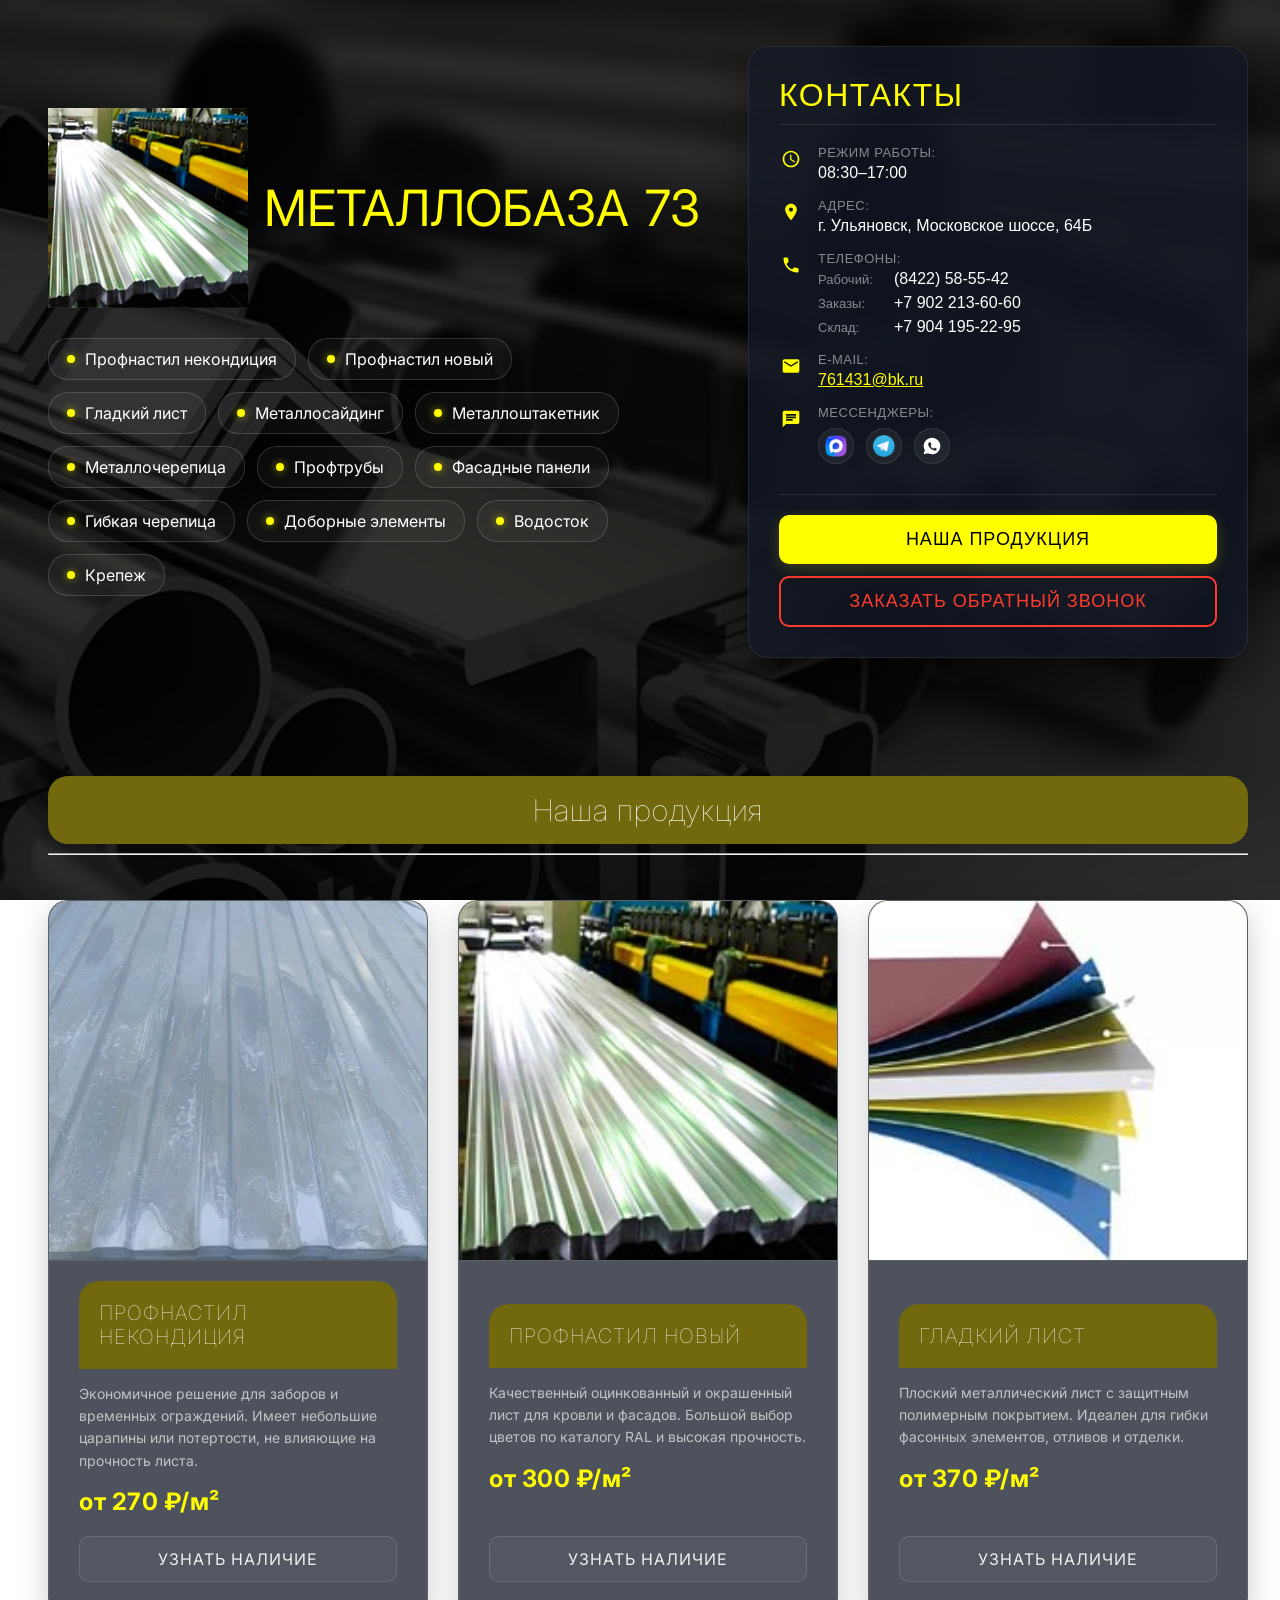
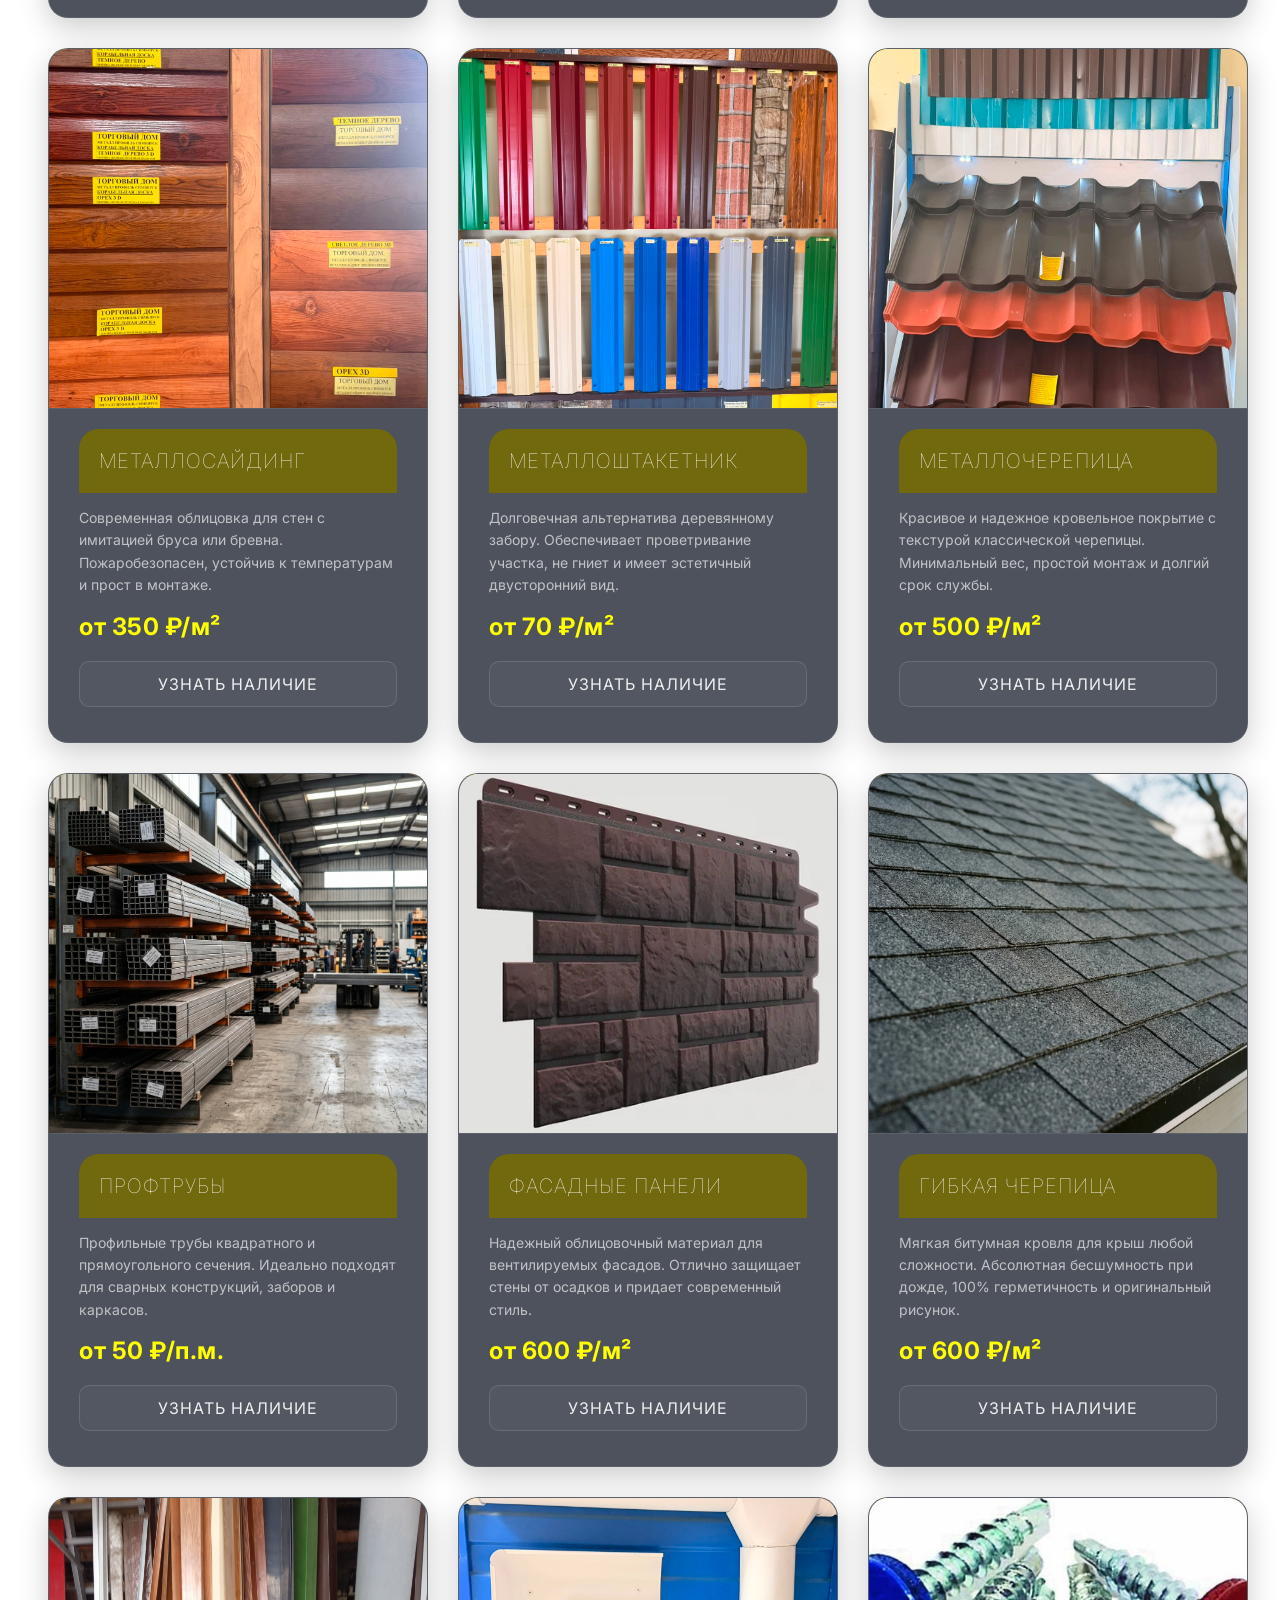
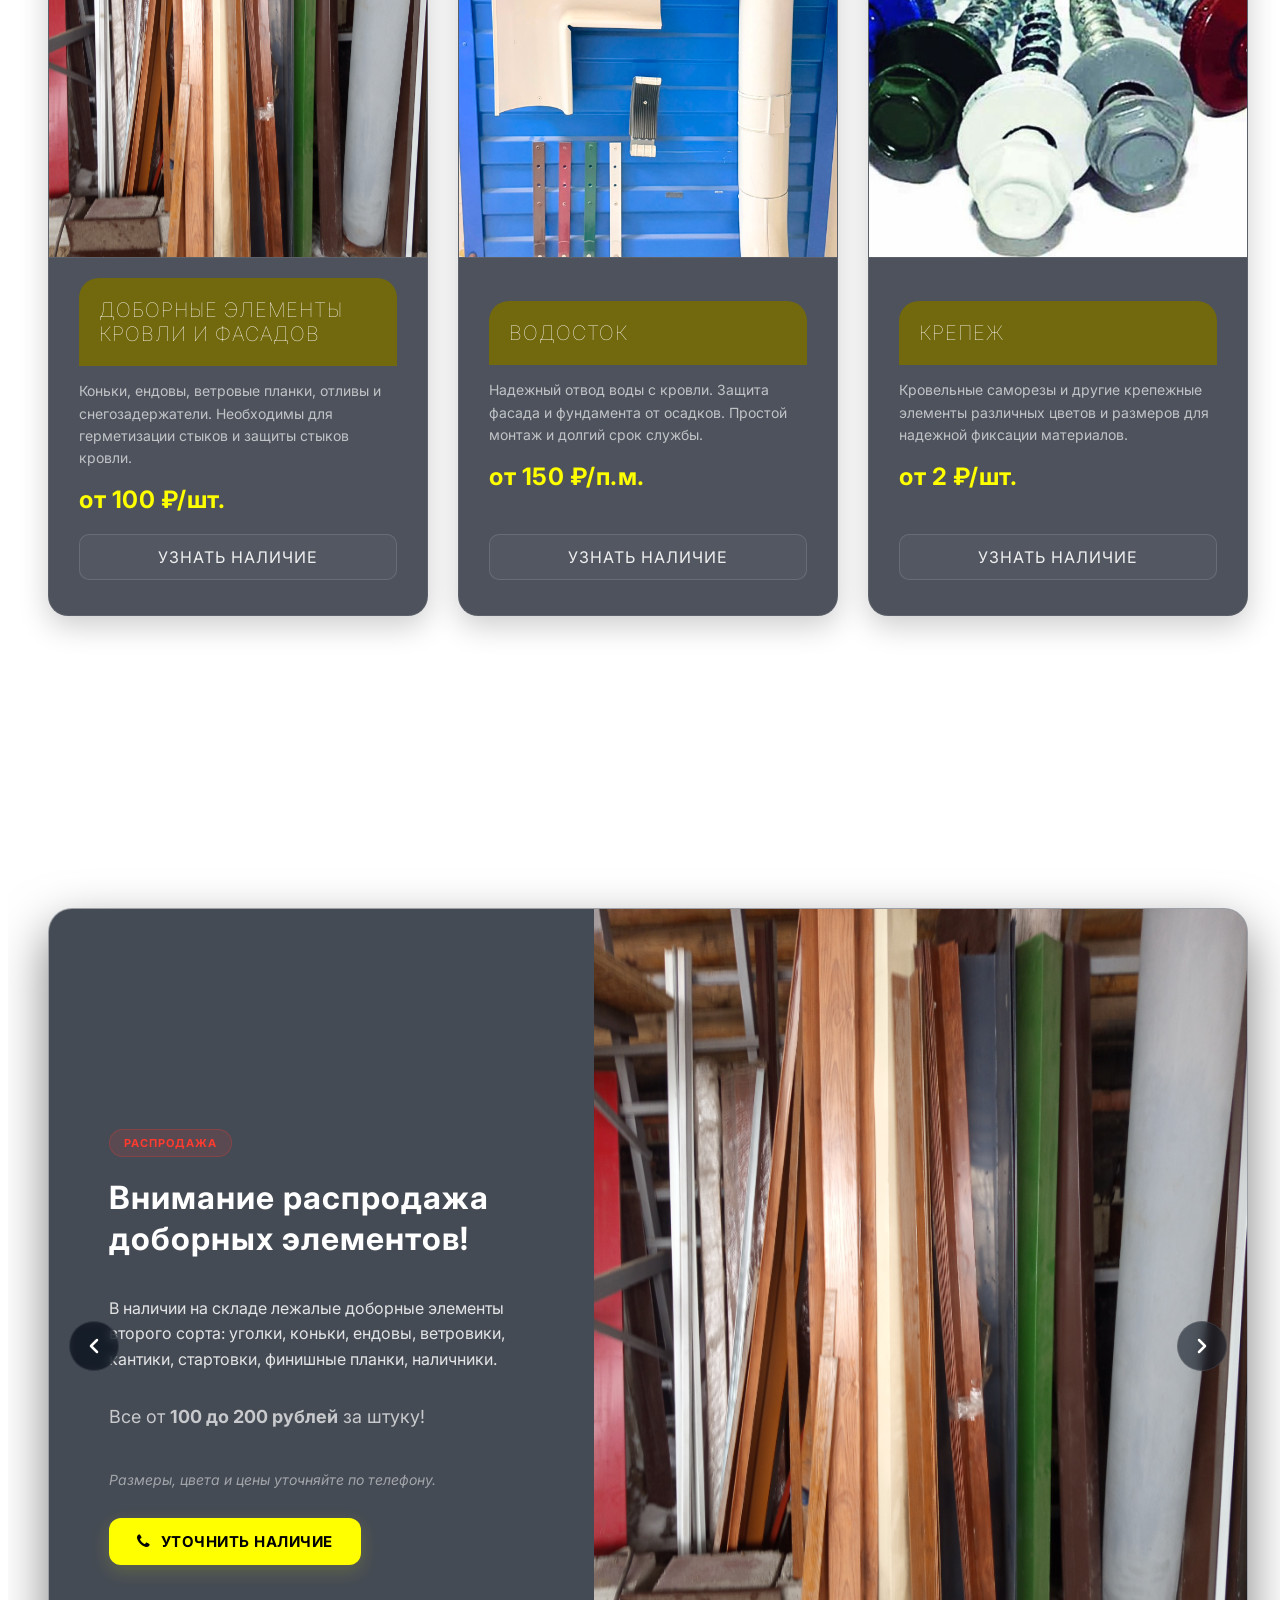
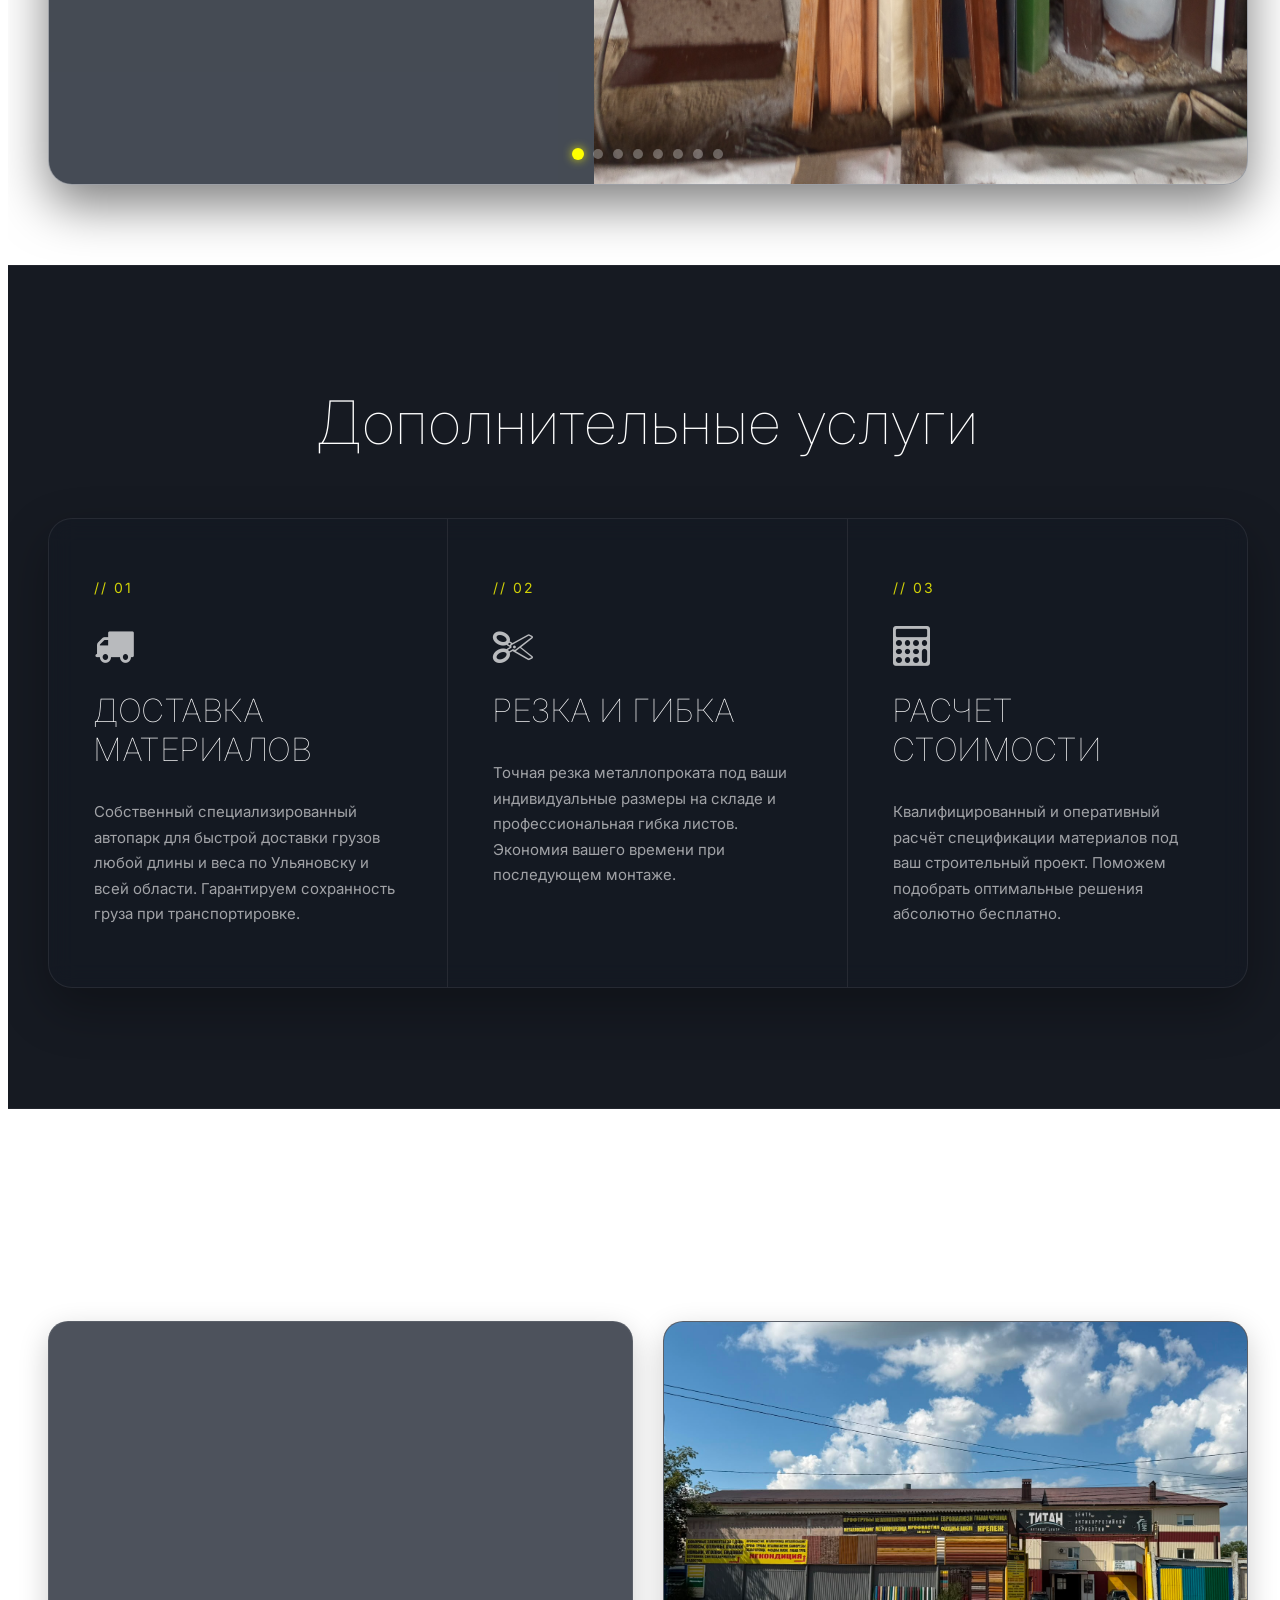
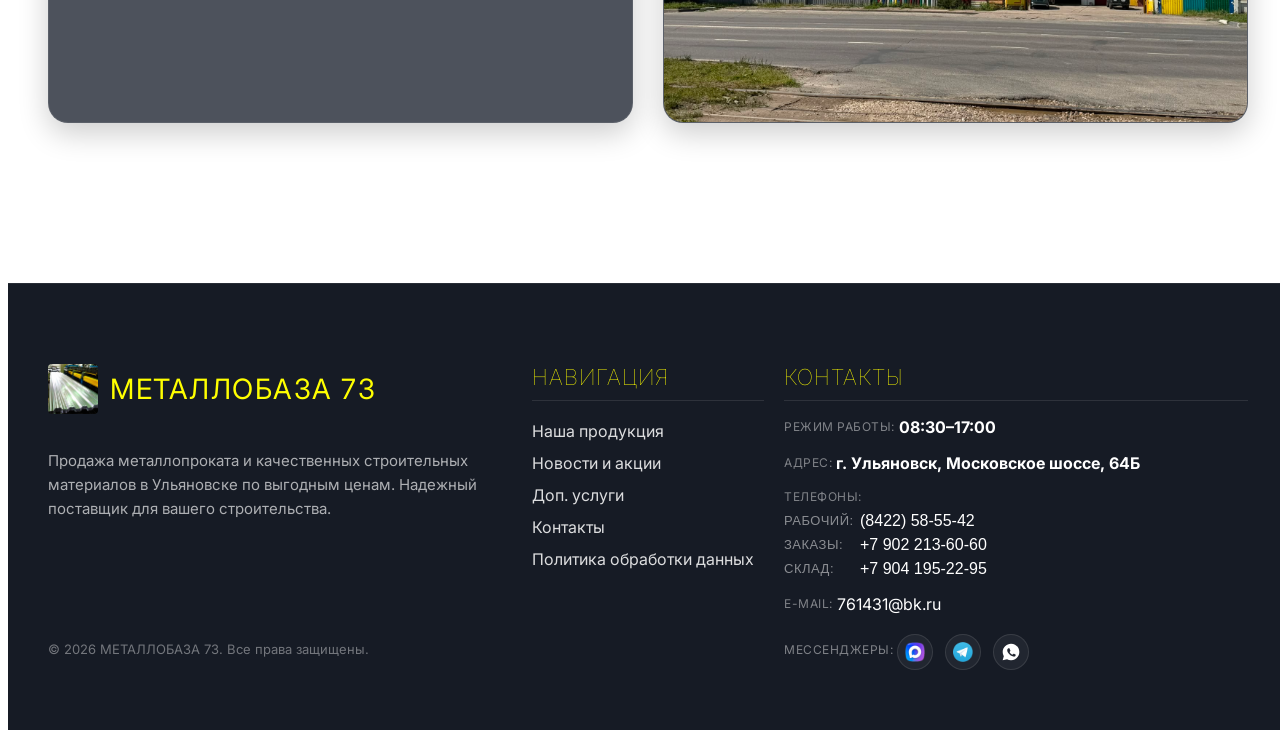
<file: index.html>
<!DOCTYPE html>
<!--[if lt IE 7]>
<html lang="ru" class="lt-ie9 lt-ie8 lt-ie7"><![endif]-->
<!--[if IE 7]>
<html lang="ru" class="lt-ie9 lt-ie8"><![endif]-->
<!--[if IE 8]>
<html lang="ru" class="lt-ie9"><![endif]-->
<!--[if gt IE 8]><!-->
<html lang="ru">
<!--<![endif]-->
<head>
    <meta charset="utf-8"/>
    <title>МЕТАЛЛОБАЗА 73 | Строительные материалы в Ульяновске</title>
    <meta name="viewport" content="width=device-width, initial-scale=1.0"/>
    
    <link rel="stylesheet" href="https://cdnjs.cloudflare.com/ajax/libs/font-awesome/4.7.0/css/font-awesome.min.css"/>
    <link rel="stylesheet" href="css/fonts.css"/>
    <link rel="stylesheet" href="css/main.css"/>
    <link rel="stylesheet" href="css/lm.css"/>
    <link rel="stylesheet" href="css/media.css"/>
    
</head>
<body>

<!-- Закрепленная шапка (Top Navigation) с эффектом стекла -->
<header class="top-nav">
    <div class="container nav-container">
        <div class="nav-logo">
            <img src="img/logo_new.jpg" alt="Логотип">
            <span>МЕТАЛЛОБАЗА 73</span>
        </div>
        <div class="nav-menu">
            <a href="#price">Наша продукция</a>
            <a href="#news">Новости и акции</a>
            <a href="#services">Доп. услуги</a>
            <a href="#location">Контакты</a>
        </div>
        <div class="nav-contacts">
            <a href="tel:+79022136060" class="nav-phone">+7 902 213-60-60</a>
            <button class="nav-callback-btn" onclick="document.getElementById('callbackModal').style.display='flex';">Обратный звонок</button>
        </div>
    </div>
</header>

<!-- Первый экран: 100% идентичный оригиналу по верстке/дизайну, изменен только контент -->
<section class="container firstBlock flex">
    <div class="title_slider">
            <p class="headerMainBlock">
                <img src="img/logo_new.jpg" alt="Логотип">МЕТАЛЛОБАЗА<span>73</span>
            </p>
            <div class="products-grid-hero">
                <a href="#profnastil-nekondiciya" class="hero-product-tag">Профнастил некондиция</a>
                <a href="#profnastil-novy" class="hero-product-tag">Профнастил новый</a>
                <a href="#gladkiy-list" class="hero-product-tag">Гладкий лист</a>
                <a href="#metallosayding" class="hero-product-tag">Металлосайдинг</a>
                <a href="#metalloshtaketnik" class="hero-product-tag">Металлоштакетник</a>
                <a href="#metallocherepica" class="hero-product-tag">Металлочерепица</a>
                <a href="#proftruby" class="hero-product-tag">Профтрубы</a>
                <a href="#fasadnye-paneli" class="hero-product-tag">Фасадные панели</a>
                <a href="#gibkaya-cherepica" class="hero-product-tag">Гибкая черепица</a>
                <a href="#dobornye-elementy" class="hero-product-tag">Доборные элементы</a>
                <a href="#vodostok" class="hero-product-tag">Водосток</a>
                <a href="#krepezh" class="hero-product-tag">Крепеж</a>
            </div>
        </div>
        
        <header class="contacts-card">
            <div class="contacts-card__header">
                <h3>Контакты</h3>
            </div>
            <div class="contacts-card__body">
                <!-- Режим работы -->
                <div class="contact-item">
                    <div class="contact-item__icon">
                        <svg viewBox="0 0 24 24"><path d="M12 2C6.5 2 2 6.5 2 12s4.5 10 10 10 10-4.5 10-10S17.5 2 12 2zm0 18c-4.4 0-8-3.6-8-8s3.6-8 8-8 8 3.6 8 8-3.6 8-8 8zm.5-13H11v6l5.2 3.2.8-1.3-4.5-2.7V7z"/></svg>
                    </div>
                    <div class="contact-item__content">
                        <span class="label">Режим работы:</span>
                        <span class="value">08:30–17:00</span>
                    </div>
                </div>
                
                <!-- Адрес -->
                <div class="contact-item">
                    <div class="contact-item__icon">
                        <svg viewBox="0 0 24 24"><path d="M12 2C8.1 2 5 5.1 5 9c0 5.2 7 13 7 13s7-7.8 7-13c0-3.9-3.1-7-7-7zm0 9.5c-1.4 0-2.5-1.1-2.5-2.5s1.1-2.5 2.5-2.5 2.5 1.1 2.5 2.5-1.1 2.5-2.5 2.5z"/></svg>
                    </div>
                    <div class="contact-item__content">
                        <span class="label">Адрес:</span>
                        <span class="value">г. Ульяновск, Московское шоссе, 64Б</span>
                    </div>
                </div>
                
                <!-- Телефоны -->
                <div class="contact-item contact-item--phones">
                    <div class="contact-item__icon">
                        <svg viewBox="0 0 24 24"><path d="M6.62 10.79c1.44 2.83 3.76 5.14 6.59 6.59l2.2-2.2c.27-.27.67-.36 1.02-.24 1.12.37 2.33.57 3.57.57.55 0 1 .45 1 1V20c0 .55-.45 1-1 1-9.39 0-17-7.61-17-17 0-.55.45-1 1-1h3.5c.55 0 1 .45 1 1 0 1.25.2 2.45.57 3.57.11.35.03.74-.25 1.02l-2.2 2.2z"/></svg>
                    </div>
                    <div class="contact-item__content">
                        <span class="label">Телефоны:</span>
                        <div class="phones-list">
                            <a href="tel:+78422585542"><span>Рабочий:</span> (8422) 58-55-42</a>
                            <a href="tel:+79022136060"><span>Заказы:</span> +7 902 213-60-60</a>
                            <a href="tel:+79041952295"><span>Склад:</span> +7 904 195-22-95</a>
                        </div>
                    </div>
                </div>
                
                <!-- Email -->
                <div class="contact-item">
                    <div class="contact-item__icon">
                        <svg viewBox="0 0 24 24"><path d="M20 4H4c-1.1 0-1.99.9-1.99 2L2 18c0 1.1.9 2 2 2h16c1.1 0 2-.9 2-2V6c0-1.1-.9-2-2-2zm0 4l-8 5-8-5V6l8 5 8-5v2z"/></svg>
                    </div>
                    <div class="contact-item__content">
                        <span class="label">E-mail:</span>
                        <a href="mailto:761431@bk.ru" class="value link">761431@bk.ru</a>
                    </div>
                </div>
                
                <!-- Мессенджеры -->
                <div class="contact-item contact-item--socials">
                    <div class="contact-item__icon">
                        <svg viewBox="0 0 24 24"><path d="M20 2H4c-1.1 0-1.99.9-1.99 2L2 22l4-4h14c1.1 0 2-.9 2-2V4c0-1.1-.9-2-2-2zM6 9h12v2H6V9zm8 5H6v-2h8v2zm4-6H6V6h12v2z"/></svg>
                    </div>
                    <div class="contact-item__content">
                        <span class="label">Мессенджеры:</span>
                        <div class="socials-row">
                            <a target="_blank" href="max://user/+79022136060" class="social-btn social-btn--max" title="MAX">
                                <img src="img/max.png" alt="MAX">
                            </a>
                            <a target="_blank" href="https://t.me/+79022136060" class="social-btn social-btn--tg" title="Telegram">
                                <img src="img/telegram.png" alt="TG">
                            </a>
                            <a target="_blank" href="https://wa.me/79022136060" class="social-btn social-btn--wa" title="WhatsApp">
                                <svg viewBox="0 0 24 24"><path fill="#fff" d="M12.012 2c-5.506 0-9.989 4.478-9.99 9.984a9.96 9.96 0 0 0 1.333 4.982L2 22l5.233-1.371a9.936 9.936 0 0 0 4.779 1.22h.004c5.505 0 9.99-4.478 9.99-9.985C22.007 6.478 17.519 2 12.012 2zm5.799 14.129c-.253.715-1.254 1.309-1.729 1.391-.433.074-.99.136-3.054-.717-2.637-1.092-4.316-3.791-4.449-3.966-.131-.175-1.077-1.428-1.077-2.723 0-1.294.656-1.927.921-2.19.263-.263.578-.328.771-.328.193 0 .385.002.553.01.173.008.406-.065.635.489.232.564.793 1.936.862 2.072.069.138.115.297.022.482-.092.185-.14.297-.277.458-.138.16-.291.359-.416.48-.139.136-.285.284-.122.564.162.279.721 1.189 1.545 1.923.824.733 1.52.959 1.735 1.049.215.09.34.076.467-.071.127-.148.552-.643.701-.861.148-.22.298-.184.505-.108.207.076 1.314.62 1.537.731.222.111.37.166.425.26.055.095.055.55-.198 1.265z"/></svg>
                            </a>
                        </div>
                    </div>
                </div>
            </div>
            
            <div class="contacts-card__footer">
                <a href="#price" class="btn-catalog">Наша продукция</a>
                <button class="btn-callback-trigger" onclick="document.getElementById('callbackModal').style.display='flex';">Заказать обратный звонок</button>
            </div>
        </header>
    </div>
</section>

<!-- Раздел продукции по ТЗ -->
<section class="content" id="price">
    <div class="container">
        <div class="prise">
            <h2 class="big">Наша продукция</h2>
            <hr/>
            <div class="products-grid">
                
                <!-- Профнастил некондиция -->
                <div class="product-card" id="profnastil-nekondiciya">
                    <div class="product-card__image">
                        <img src="img/gallery/profnastil_nekondiciya.webp" alt="Профнастил некондиция">
                    </div>
                    <div class="product-card__body">
                        <h3 class="product-title">Профнастил некондиция</h3>
                        <p class="product-desc">Экономичное решение для заборов и временных ограждений. Имеет небольшие царапины или потертости, не влияющие на прочность листа.</p>
                        <div class="product-price">от 270 ₽/м²</div>
                    </div>
                    <button class="product-action-btn" onclick="document.getElementById('callbackModal').style.display='flex';">Узнать наличие</button>
                </div>

                <!-- Профнастил новый -->
                <div class="product-card" id="profnastil-novy">
                    <div class="product-card__image">
                        <img src="img/gallery/profnastil_new_upload.jpg" alt="Профнастил новый">
                    </div>
                    <div class="product-card__body">
                        <h3 class="product-title">Профнастил новый</h3>
                        <p class="product-desc">Качественный оцинкованный и окрашенный лист для кровли и фасадов. Большой выбор цветов по каталогу RAL и высокая прочность.</p>
                        <div class="product-price">от 300 ₽/м²</div>
                    </div>
                    <button class="product-action-btn" onclick="document.getElementById('callbackModal').style.display='flex';">Узнать наличие</button>
                </div>

                <!-- Гладкий лист -->
                <div class="product-card" id="gladkiy-list">
                    <div class="product-card__image">
                        <img src="img/gladkiy_list.jpg" alt="Гладкий лист">
                    </div>
                    <div class="product-card__body">
                        <h3 class="product-title">Гладкий лист</h3>
                        <p class="product-desc">Плоский металлический лист с защитным полимерным покрытием. Идеален для гибки фасонных элементов, отливов и отделки.</p>
                        <div class="product-price">от 370 ₽/м²</div>
                    </div>
                    <button class="product-action-btn" onclick="document.getElementById('callbackModal').style.display='flex';">Узнать наличие</button>
                </div>

                <!-- Металлосайдинг -->
                <div class="product-card" id="metallosayding">
                    <div class="product-card__image">
                        <img src="img/gallery/metallosayding_brevno.jpg" alt="Металлосайдинг">
                    </div>
                    <div class="product-card__body">
                        <h3 class="product-title">Металлосайдинг</h3>
                        <p class="product-desc">Современная облицовка для стен с имитацией бруса или бревна. Пожаробезопасен, устойчив к температурам и прост в монтаже.</p>
                        <div class="product-price">от 350 ₽/м²</div>
                    </div>
                    <button class="product-action-btn" onclick="document.getElementById('callbackModal').style.display='flex';">Узнать наличие</button>
                </div>

                <!-- Металлоштакетник -->
                <div class="product-card" id="metalloshtaketnik">
                    <div class="product-card__image">
                        <img src="img/gallery/metalloshtaketnik.jpg" alt="Металлоштакетник">
                    </div>
                    <div class="product-card__body">
                        <h3 class="product-title">Металлоштакетник</h3>
                        <p class="product-desc">Долговечная альтернатива деревянному забору. Обеспечивает проветривание участка, не гниет и имеет эстетичный двусторонний вид.</p>
                        <div class="product-price">от 70 ₽/м²</div>
                    </div>
                    <button class="product-action-btn" onclick="document.getElementById('callbackModal').style.display='flex';">Узнать наличие</button>
                </div>

                <!-- Металлочерепица -->
                <div class="product-card" id="metallocherepica">
                    <div class="product-card__image">
                        <img src="img/gallery/metallocherepica.jpg" alt="Металлочерепица">
                    </div>
                    <div class="product-card__body">
                        <h3 class="product-title">Металлочерепица</h3>
                        <p class="product-desc">Красивое и надежное кровельное покрытие с текстурой классической черепицы. Минимальный вес, простой монтаж и долгий срок службы.</p>
                        <div class="product-price">от 500 ₽/м²</div>
                    </div>
                    <button class="product-action-btn" onclick="document.getElementById('callbackModal').style.display='flex';">Узнать наличие</button>
                </div>

                <!-- Профтрубы -->
                <div class="product-card" id="proftruby">
                    <div class="product-card__image">
                        <img src="img/gallery/profile_pipes.png" alt="Профтрубы">
                    </div>
                    <div class="product-card__body">
                        <h3 class="product-title">Профтрубы</h3>
                        <p class="product-desc">Профильные трубы квадратного и прямоугольного сечения. Идеально подходят для сварных конструкций, заборов и каркасов.</p>
                        <div class="product-price">от 50 ₽/п.м.</div>
                    </div>
                    <button class="product-action-btn" onclick="document.getElementById('callbackModal').style.display='flex';">Узнать наличие</button>
                </div>

                <!-- Фасадные панели -->
                <div class="product-card" id="fasadnye-paneli">
                    <div class="product-card__image">
                        <img src="img/gallery/fasadnye_paneli.webp" alt="Фасадные панели">
                    </div>
                    <div class="product-card__body">
                        <h3 class="product-title">Фасадные панели</h3>
                        <p class="product-desc">Надежный облицовочный материал для вентилируемых фасадов. Отлично защищает стены от осадков и придает современный стиль.</p>
                        <div class="product-price">от 600 ₽/м²</div>
                    </div>
                    <button class="product-action-btn" onclick="document.getElementById('callbackModal').style.display='flex';">Узнать наличие</button>
                </div>

                <!-- Гибкая черепица -->
                <div class="product-card" id="gibkaya-cherepica">
                    <div class="product-card__image">
                        <img src="img/gallery/flexible_shingles.png" alt="Гибкая черепица">
                    </div>
                    <div class="product-card__body">
                        <h3 class="product-title">Гибкая черепица</h3>
                        <p class="product-desc">Мягкая битумная кровля для крыш любой сложности. Абсолютная бесшумность при дожде, 100% герметичность и оригинальный рисунок.</p>
                        <div class="product-price">от 600 ₽/м²</div>
                    </div>
                    <button class="product-action-btn" onclick="document.getElementById('callbackModal').style.display='flex';">Узнать наличие</button>
                </div>

                <!-- Доборные элементы -->
                <div class="product-card" id="dobornye-elementy">
                    <div class="product-card__image">
                        <img src="img/skl/dobornye_sale_1.jpg" alt="Доборные элементы">
                    </div>
                    <div class="product-card__body">
                        <h3 class="product-title">Доборные элементы кровли и фасадов</h3>
                        <p class="product-desc">Коньки, ендовы, ветровые планки, отливы и снегозадержатели. Необходимы для герметизации стыков и защиты стыков кровли.</p>
                        <div class="product-price">от 100 ₽/шт.</div>
                    </div>
                    <button class="product-action-btn" onclick="document.getElementById('callbackModal').style.display='flex';">Узнать наличие</button>
                </div>
                <!-- Водосток -->
                <div class="product-card" id="vodostok">
                    <div class="product-card__image">
                        <img src="img/vodostok.jpg" alt="Водосток">
                    </div>
                    <div class="product-card__body">
                        <h3 class="product-title">Водосток</h3>
                        <p class="product-desc">Надежный отвод воды с кровли. Защита фасада и фундамента от осадков. Простой монтаж и долгий срок службы.</p>
                        <div class="product-price">от 150 ₽/п.м.</div>
                    </div>
                    <button class="product-action-btn" onclick="document.getElementById('callbackModal').style.display='flex';">Узнать наличие</button>
                </div>

                <!-- Крепеж -->
                <div class="product-card" id="krepezh">
                    <div class="product-card__image">
                        <img src="img/samorezy.jpg" alt="Крепеж">
                    </div>
                    <div class="product-card__body">
                        <h3 class="product-title">Крепеж</h3>
                        <p class="product-desc">Кровельные саморезы и другие крепежные элементы различных цветов и размеров для надежной фиксации материалов.</p>
                        <div class="product-price">от 2 ₽/шт.</div>
                    </div>
                    <button class="product-action-btn" onclick="document.getElementById('callbackModal').style.display='flex';">Узнать наличие</button>
                </div>

            </div>
        </div>
    </div>
</section>

<!-- Секция новостей и акций со слайдером -->
<section class="news-section" id="news">
    <div class="container">
        <h2 class="big" style="text-align: center; margin-bottom: 60px; letter-spacing: 2px;">Наши новости и поступления</h2>
        <div class="news-slider-container">
            <div class="news-slider-wrapper" id="newsSliderWrapper">
                
                <!-- Слайд 1: Распродажа доборных элементов (Фото 1) -->
                <div class="news-slide">
                    <div class="news-slide-content">
                        <span class="news-badge badge-sale">РАСПРОДАЖА</span>
                        <h3 class="news-slide-title">Внимание распродажа доборных элементов!</h3>
                        <p class="news-slide-desc">
                            В наличии на складе лежалые доборные элементы второго сорта: уголки, коньки, ендовы, ветровики, кантики, стартовки, финишные планки, наличники.
                        </p>
                        <p class="news-slide-price">Все от <strong>100 до 200 рублей</strong> за штуку!</p>
                        <p class="news-slide-note">Размеры, цвета и цены уточняйте по телефону.</p>
                        <button class="news-action-btn" onclick="document.getElementById('callbackModal').style.display='flex';">
                            <i class="fa fa-phone"></i> Уточнить наличие
                        </button>
                    </div>
                    <div class="news-slide-image">
                        <img src="img/skl/dobornye_sale_1.jpg" alt="Распродажа доборных элементов - Фото 1">
                    </div>
                </div>

                <!-- Слайд 2: Новые внутренние уголки -->
                <div class="news-slide">
                    <div class="news-slide-content">
                        <span class="news-badge badge-new">НОВОЕ ПОСТУПЛЕНИЕ</span>
                        <h3 class="news-slide-title">Внутренние уголки (темное дерево)</h3>
                        <p class="news-slide-desc">
                            Поступили новые внутренние уголки <strong>50 * 50 * 2000 мм</strong> в цвете «темное дерево». Идеально подходят для отделки стыков и придания премиального внешнего вида.
                        </p>
                        <p class="news-slide-price">Цена: <span>300 руб. / шт.</span></p>
                        <button class="news-action-btn" onclick="document.getElementById('callbackModal').style.display='flex';">
                            <i class="fa fa-phone"></i> Заказать расчет
                        </button>
                    </div>
                    <div class="news-slide-image">
                        <img src="img/skl/dark_wood_corners.png" alt="Внутренние уголки темное дерево">
                    </div>
                </div>

                <!-- Слайд 3: Распродажа (Фото 2) -->
                <div class="news-slide">
                    <div class="news-slide-content">
                        <span class="news-badge badge-sale">РАСПРОДАЖА</span>
                        <h3 class="news-slide-title">Распродажа доборных элементов</h3>
                        <p class="news-slide-desc">
                            Ветровики, кантики, стартовки, финишные планки, наличники. Лежалый металлопрокат (второй сорт) по сниженным ценам.
                        </p>
                        <p class="news-slide-price">Все от <strong>100 до 200 рублей</strong> за штуку!</p>
                        <button class="news-action-btn" onclick="document.getElementById('callbackModal').style.display='flex';">
                            <i class="fa fa-phone"></i> Связаться со складом
                        </button>
                    </div>
                    <div class="news-slide-image">
                        <img src="img/skl/dobornye_sale_2.jpg" alt="Распродажа доборных элементов - Фото 2">
                    </div>
                </div>

                <!-- Слайд 4: Распродажа (Фото 3) -->
                <div class="news-slide">
                    <div class="news-slide-content">
                        <span class="news-badge badge-sale">РАСПРОДАЖА</span>
                        <h3 class="news-slide-title">Доборные элементы (второй сорт)</h3>
                        <p class="news-slide-desc">
                            Уголки, коньки, ендовы, ветровики. Продукция имеет мелкие косметические дефекты, не влияющие на эксплуатацию.
                        </p>
                        <p class="news-slide-price">Все от <strong>100 до 200 рублей</strong> за штуку!</p>
                        <button class="news-action-btn" onclick="document.getElementById('callbackModal').style.display='flex';">
                            <i class="fa fa-phone"></i> Узнать цвета
                        </button>
                    </div>
                    <div class="news-slide-image">
                        <img src="img/skl/dobornye_sale_3.jpg" alt="Распродажа доборных элементов - Фото 3">
                    </div>
                </div>

                <!-- Слайд 5: Распродажа (Фото 4) -->
                <div class="news-slide">
                    <div class="news-slide-content">
                        <span class="news-badge badge-sale">РАСПРОДАЖА</span>
                        <h3 class="news-slide-title">Кантики, стартовки, финишные планки</h3>
                        <p class="news-slide-desc">
                            Отличный вариант для заборов, фасадов и кровельных стыков. Не упустите выгоду — распродаем складские остатки!
                        </p>
                        <p class="news-slide-price">Все от <strong>100 до 200 рублей</strong> за штуку!</p>
                        <button class="news-action-btn" onclick="document.getElementById('callbackModal').style.display='flex';">
                            <i class="fa fa-phone"></i> Оставить заявку
                        </button>
                    </div>
                    <div class="news-slide-image">
                        <img src="img/skl/dobornye_sale_4.jpg" alt="Распродажа доборных элементов - Фото 4">
                    </div>
                </div>

                <!-- Слайд 6: Распродажа (Фото 5) -->
                <div class="news-slide">
                    <div class="news-slide-content">
                        <span class="news-badge badge-sale">РАСПРОДАЖА</span>
                        <h3 class="news-slide-title">Наличники и уголки (второй сорт)</h3>
                        <p class="news-slide-desc">
                            Широкий выбор цветов и форм в наличии. Вторая категория. Подходит для различных типов кровель и хозяйственных построек.
                        </p>
                        <p class="news-slide-price">Все от <strong>100 до 200 рублей</strong> за штуку!</p>
                        <button class="news-action-btn" onclick="document.getElementById('callbackModal').style.display='flex';">
                            <i class="fa fa-phone"></i> Заказать обратный звонок
                        </button>
                    </div>
                    <div class="news-slide-image">
                        <img src="img/skl/dobornye_sale_5.jpg" alt="Распродажа доборных элементов - Фото 5">
                    </div>
                </div>

                <!-- Слайд 7: Распродажа (Фото 6) -->
                <div class="news-slide">
                    <div class="news-slide-content">
                        <span class="news-badge badge-sale">РАСПРОДАЖА</span>
                        <h3 class="news-slide-title">Фасонные элементы для кровли</h3>
                        <p class="news-slide-desc">
                            Коньки, ендовы, ветровики. Спешите приобрести качественные доборные элементы по сниженной цене. Количество на складе ограничено!
                        </p>
                        <p class="news-slide-price">Все от <strong>100 до 200 рублей</strong> за штуку!</p>
                        <button class="news-action-btn" onclick="document.getElementById('callbackModal').style.display='flex';">
                            <i class="fa fa-phone"></i> Уточнить наличие
                        </button>
                    </div>
                    <div class="news-slide-image">
                        <img src="img/skl/dobornye_sale_6.jpg" alt="Распродажа доборных элементов - Фото 6">
                    </div>
                </div>

                <!-- Слайд 8: Распродажа (Фото 7) -->
                <div class="news-slide">
                    <div class="news-slide-content">
                        <span class="news-badge badge-sale">РАСПРОДАЖА</span>
                        <h3 class="news-slide-title">Распродажа лежалых материалов</h3>
                        <p class="news-slide-desc">
                            Приезжайте на наш склад: г. Ульяновск, Московское шоссе, 64Б. Уголки, наличники, планки и другие элементы по бросовым ценам.
                        </p>
                        <p class="news-slide-price">Все от <strong>100 до 200 рублей</strong> за штуку!</p>
                        <button class="news-action-btn" onclick="document.getElementById('callbackModal').style.display='flex';">
                            <i class="fa fa-phone"></i> Позвонить нам
                        </button>
                    </div>
                    <div class="news-slide-image">
                        <img src="img/skl/dobornye_sale_7.jpg" alt="Распродажа доборных элементов - Фото 7">
                    </div>
                </div>

            </div>
            
            <!-- Кнопки управления -->
            <button class="slider-arrow slider-arrow-prev" id="sliderPrevBtn" aria-label="Предыдущий слайд">
                <svg viewBox="0 0 24 24" width="24" height="24" stroke="currentColor" stroke-width="2.5" fill="none" stroke-linecap="round" stroke-linejoin="round" style="display: block;"><polyline points="15 18 9 12 15 6"></polyline></svg>
            </button>
            <button class="slider-arrow slider-arrow-next" id="sliderNextBtn" aria-label="Следующий слайд">
                <svg viewBox="0 0 24 24" width="24" height="24" stroke="currentColor" stroke-width="2.5" fill="none" stroke-linecap="round" stroke-linejoin="round" style="display: block;"><polyline points="9 18 15 12 9 6"></polyline></svg>
            </button>
            
            <!-- Точки пагинации -->
            <div class="slider-pagination" id="sliderPagination"></div>
        </div>
    </div>
</section>

<!-- Дополнительные услуги -->
<section class="services-section" id="services">
    <div class="container">
        <h2 class="big" style="text-align: center; margin-bottom: 60px; letter-spacing: 2px;">Дополнительные услуги</h2>
        <div class="services-grid-awwwards">
            
            <!-- Услуга 1: Доставка -->
            <div class="service-col-awwwards" onclick="document.getElementById('callbackModal').style.display='flex';">
                <span class="service-num">// 01</span>
                <i class="service-icon-awwwards fa fa-truck"></i>
                <h3 class="service-title-awwwards">Доставка материалов</h3>
                <p class="service-desc-awwwards">Собственный специализированный автопарк для быстрой доставки грузов любой длины и веса по Ульяновску и всей области. Гарантируем сохранность груза при транспортировке.</p>
            </div>

            <!-- Услуга 2: Резка и гибка -->
            <div class="service-col-awwwards" onclick="document.getElementById('callbackModal').style.display='flex';">
                <span class="service-num">// 02</span>
                <i class="service-icon-awwwards fa fa-scissors"></i>
                <h3 class="service-title-awwwards">Резка и гибка</h3>
                <p class="service-desc-awwwards">Точная резка металлопроката под ваши индивидуальные размеры на складе и профессиональная гибка листов. Экономия вашего времени при последующем монтаже.</p>
            </div>

            <!-- Услуга 3: Расчет стоимости -->
            <div class="service-col-awwwards" onclick="document.getElementById('callbackModal').style.display='flex';">
                <span class="service-num">// 03</span>
                <i class="service-icon-awwwards fa fa-calculator"></i>
                <h3 class="service-title-awwwards">Расчет стоимости</h3>
                <p class="service-desc-awwwards">Квалифицированный и оперативный расчёт спецификации материалов под ваш строительный проект. Поможем подобрать оптимальные решения абсолютно бесплатно.</p>
            </div>

        </div>
    </div>
</section>

<!-- Секция Как нас найти -->
<section class="location-section" id="location">
    <div class="container">
        <h2 class="big" style="text-align: center; margin-bottom: 60px; letter-spacing: 2px;">Как нас найти</h2>
        <div class="location-grid">
            <!-- Левая колонка: Интерактивная карта (iframe) -->
            <div class="location-card map-card">
                <div class="map-wrapper">
                    <script type="text/javascript" charset="utf-8" async src="https://api-maps.yandex.ru/services/constructor/1.0/js/?um=constructor%3Abdb472f7ee73a0d0cf2fc26877d65f5b37b2b64460ec38b4fe66cf44c371b0ac&amp;width=100%25&amp;height=400&amp;lang=ru_RU&amp;scroll=true"></script>
                </div>
            </div>
            
            <!-- Правая колонка: Внешний вид склада -->
            <div class="location-card photo-card">
                <div class="location-photo">
                    <img src="img/location_view.jpg" alt="Внешний вид металлобазы">
                </div>
            </div>
        </div>
    </div>
</section>

<!-- Подвал сайта -->
<footer class="site-footer">
    <div class="container footer-grid">
        
        <!-- Левая колонка: О компании -->
        <div class="footer-col footer-about">
            <div class="footer-logo">
                <img src="img/logo_new.jpg" alt="Логотип">
                <span>МЕТАЛЛОБАЗА 73</span>
            </div>
            <p class="footer-desc">
                Продажа металлопроката и качественных строительных материалов в Ульяновске по выгодным ценам. Надежный поставщик для вашего строительства.
            </p>
            <p class="footer-copyright">&copy; 2026 МЕТАЛЛОБАЗА 73. Все права защищены.</p>
        </div>

        <!-- Средняя колонка: Навигация -->
        <div class="footer-col footer-links">
            <h4 class="footer-title">Навигация</h4>
            <ul>
                <li><a href="#price">Наша продукция</a></li>
                <li><a href="#news">Новости и акции</a></li>
                <li><a href="#services">Доп. услуги</a></li>
                <li><a href="#location">Контакты</a></li>
                <li><a href="policy.html" target="_blank">Политика обработки данных</a></li>
            </ul>
        </div>

        <!-- Правая колонка: Контакты -->
        <div class="footer-col footer-contacts">
            <h4 class="footer-title">Контакты</h4>
            <div class="footer-contact-item">
                <i class="fa fa-clock-o"></i>
                <div>
                    <span>Режим работы:</span>
                    <strong>08:30–17:00</strong>
                </div>
            </div>
            <div class="footer-contact-item">
                <i class="fa fa-map-marker"></i>
                <div>
                    <span>Адрес:</span>
                    <strong>г. Ульяновск, Московское шоссе, 64Б</strong>
                </div>
            </div>
            <div class="footer-contact-item">
                <i class="fa fa-phone"></i>
                <div style="flex-direction: column; align-items: flex-start;">
                    <span>Телефоны:</span>
                    <div class="phones-list" style="margin-top: 4px;">
                        <a href="tel:+78422585542"><span>Рабочий:</span> (8422) 58-55-42</a>
                        <a href="tel:+79022136060"><span>Заказы:</span> +7 902 213-60-60</a>
                        <a href="tel:+79041952295"><span>Склад:</span> +7 904 195-22-95</a>
                    </div>
                </div>
            </div>
            <div class="footer-contact-item">
                <i class="fa fa-envelope-o"></i>
                <div>
                    <span>E-mail:</span>
                    <a href="mailto:761431@bk.ru">761431@bk.ru</a>
                </div>
            </div>
            <div class="footer-contact-item">
                <i class="fa fa-comments-o"></i>
                <div>
                    <span>Мессенджеры:</span>
                    <div class="footer-socials">
                        <a target="_blank" href="max://user/+79022136060" title="MAX"><img src="img/max.png" alt="MAX"></a>
                        <a target="_blank" href="https://t.me/+79022136060" title="Telegram"><img src="img/telegram.png" alt="TG"></a>
                        <a target="_blank" href="https://wa.me/79022136060" title="WhatsApp">
                            <svg viewBox="0 0 24 24" style="width:20px;height:20px;"><path fill="#fff" d="M12.012 2c-5.506 0-9.989 4.478-9.99 9.984a9.96 9.96 0 0 0 1.333 4.982L2 22l5.233-1.371a9.936 9.936 0 0 0 4.779 1.22h.004c5.505 0 9.99-4.478 9.99-9.985C22.007 6.478 17.519 2 12.012 2zm5.799 14.129c-.253.715-1.254 1.309-1.729 1.391-.433.074-.99.136-3.054-.717-2.637-1.092-4.316-3.791-4.449-3.966-.131-.175-1.077-1.428-1.077-2.723 0-1.294.656-1.927.921-2.19.263-.263.578-.328.771-.328.193 0 .385.002.553.01.173.008.406-.065.635.489.232.564.793 1.936.862 2.072.069.138.115.297.022.482-.092.185-.14.297-.277.458-.138.16-.291.359-.416.48-.139.136-.285.284-.122.564.162.279.721 1.189 1.545 1.923.824.733 1.52.959 1.735 1.049.215.09.34.076.467-.071.127-.148.552-.643.701-.861.148-.22.298-.184.505-.108.207.076 1.314.62 1.537.731.222.111.37.166.425.26.055.095.055.55-.198 1.265z"/></svg>
                        </a>
                    </div>
                </div>
            </div>
        </div>

    </div>
</footer>

<!-- Модальное окно "Обратный звонок" -->
<div id="callbackModal" class="modal-overlay">
    <div class="modal-form-card">
        <button class="modal-close-btn" onclick="document.getElementById('callbackModal').style.display='none'">&times;</button>
        <h2 class="modal-title">Обратный звонок</h2>
        <p class="modal-subtitle">Оставьте ваши контакты, и наш специалист свяжется с вами в течение 15 минут для уточнения деталей.</p>
        <form class="form" id="callbackForm" onsubmit="submitForm(event)">
            <div class="modal-inputs">
                <input type="text" name="name" placeholder="Ваше имя" required class="modal-input-field">
                <input type="tel" name="phone" placeholder="Ваш телефон" required class="modal-input-field">
                <div class="modal-policy-wrapper">
                    <input type="checkbox" id="policy" required class="modal-checkbox">
                    <label for="policy" style="cursor: pointer;">
                        Согласен на <a href="policy.html" target="_blank" class="modal-policy-link">обработку персональных данных</a>
                    </label>
                </div>
            </div>
            <button type="submit" class="modal-submit-btn">Отправить заявку</button>
        </form>
    </div>
</div>

<script>

    // Скролл-эффект для шапки
    window.addEventListener('scroll', function() {
        var nav = document.querySelector('.top-nav');
        if (window.scrollY > 100) {
            nav.classList.add('scrolled');
        } else {
            nav.classList.remove('scrolled');
        }
    });

    // Инициализация слайдера новостей
    document.addEventListener('DOMContentLoaded', function() {
        const wrapper = document.getElementById('newsSliderWrapper');
        const slides = document.querySelectorAll('.news-slide');
        const prevBtn = document.getElementById('sliderPrevBtn');
        const nextBtn = document.getElementById('sliderNextBtn');
        const pagination = document.getElementById('sliderPagination');
        
        if (!wrapper || slides.length === 0) return;
        
        let currentSlide = 0;
        let autoplayInterval;
        const slideCount = slides.length;
        
        // Динамическое создание точек пагинации
        slides.forEach((_, index) => {
            const dot = document.createElement('div');
            dot.classList.add('slider-dot');
            if (index === 0) dot.classList.add('active');
            dot.addEventListener('click', () => {
                goToSlide(index);
            });
            pagination.appendChild(dot);
        });
        
        const dots = document.querySelectorAll('.slider-dot');
        
        function updateSlider() {
            wrapper.style.transform = `translateX(-${currentSlide * 100}%)`;
            dots.forEach((dot, index) => {
                dot.classList.toggle('active', index === currentSlide);
            });
        }
        
        function nextSlide() {
            currentSlide = (currentSlide + 1) % slideCount;
            updateSlider();
        }
        
        function prevSlide() {
            currentSlide = (currentSlide - 1 + slideCount) % slideCount;
            updateSlider();
        }
        
        function goToSlide(index) {
            currentSlide = index;
            updateSlider();
            resetAutoplay();
        }
        
        function startAutoplay() {
            autoplayInterval = setInterval(nextSlide, 5000);
        }
        
        function resetAutoplay() {
            clearInterval(autoplayInterval);
            startAutoplay();
        }
        
        prevBtn.addEventListener('click', () => {
            prevSlide();
            resetAutoplay();
        });
        
        nextBtn.addEventListener('click', () => {
            nextSlide();
            resetAutoplay();
        });
        
        // Пауза при наведении
        const container = document.querySelector('.news-slider-container');
        container.addEventListener('mouseenter', () => clearInterval(autoplayInterval));
        container.addEventListener('mouseleave', startAutoplay);
        
        // Поддержка свайпов на мобильных
        let startX = 0;
        let endX = 0;
        
        container.addEventListener('touchstart', (e) => {
            startX = e.touches[0].clientX;
        }, { passive: true });
        
        container.addEventListener('touchend', (e) => {
            endX = e.changedTouches[0].clientX;
            const diffX = startX - endX;
            if (Math.abs(diffX) > 50) { // порог свайпа
                if (diffX > 0) {
                    nextSlide();
                } else {
                    prevSlide();
                }
                resetAutoplay();
            }
        }, { passive: true });
        
        // Запуск
        startAutoplay();
    });
</script>

<script>
    async function submitForm(event) {
        event.preventDefault();
        const form = event.target;
        const formData = new FormData(form);
        const submitBtn = form.querySelector('.modal-submit-btn');
        const originalText = submitBtn.textContent;
        
        submitBtn.textContent = 'Отправка...';
        submitBtn.disabled = true;

        try {
            const response = await fetch('send.php', {
                method: 'POST',
                body: formData
            });

            if (response.ok) {
                alert('Заявка успешно отправлена!');
                form.reset();
                document.getElementById('callbackModal').style.display = 'none';
            } else {
                alert('Произошла ошибка при отправке заявки. Попробуйте позже.');
            }
        } catch (error) {
            console.error('Ошибка:', error);
            alert('Произошла ошибка. Проверьте подключение к интернету.');
        } finally {
            submitBtn.textContent = originalText;
            submitBtn.disabled = false;
        }
    }
</script>

</body>
</html>
</file>
<file: css/fonts.css>
/* Сопоставление оригинальных шрифтов со стандартными Google Fonts (Inter) */

@import url('https://fonts.googleapis.com/css2?family=Inter:wght@300;400;500;600;700;800;900&display=swap');

@font-face {
	font-family: "RobotoRegular";
	src: local('Inter'), local('Inter-Regular');
}

@font-face {
	font-family: "RobotoLight";
	src: local('Inter Light'), local('Inter-Light');
	font-weight: 300;
}

@font-face {
	font-family: "RobotoMedium";
	src: local('Inter Medium'), local('Inter-Medium');
	font-weight: 500;
}

@font-face {
	font-family: "RobotoBold";
	src: local('Inter Bold'), local('Inter-Bold');
	font-weight: 700;
}

@font-face {
	font-family: "BebasRegular";
	src: local('Inter'), local('Inter-Regular');
}

@font-face {
	font-family: "BebasBook";
	src: local('Inter'), local('Inter-Regular');
}

@font-face {
	font-family: "BebasBold";
	src: local('Inter ExtraBold'), local('Inter-ExtraBold'), local('Inter Bold'), local('Inter-Bold');
	font-weight: 800;
}

@font-face {
	font-family: "BebasLight";
	src: local('Inter Light'), local('Inter-Light');
	font-weight: 300;
}

@font-face {
	font-family: "BebasThin";
	src: local('Inter Thin'), local('Inter-Thin');
	font-weight: 100;
}

@font-face {
	font-family: 'GlroyLight';
	src: local('Inter Light'), local('Inter-Light');
	font-weight: 300;
}

@font-face {
	font-family: 'GlroyBold';
	src: local('Inter Bold'), local('Inter-Bold');
	font-weight: 700;
}
</file>
<file: css/main.css>
*::-webkit-input-placeholder {
    color: #666;
    opacity: 1;
}

*:-moz-placeholder {
    color: #666;
    opacity: 1;
}

*::-moz-placeholder {
    color: #666;
    opacity: 1;
}

*:-ms-input-placeholder {
    color: #666;
    opacity: 1;
}

* {
    box-sizing: border-box;
    padding: 0;
}

input:focus,
select:focus,
textarea:focus,
button:focus {
    outline: none !important;
}

body input:focus:required:invalid,
body textarea:focus:required:invalid {}

body input:required:valid,
body textarea:required:valid {}

body {
    font-family: "GlroyLight", sans-serif;
    font-size: 17px;
    background: url(../img/fon-main.png);
    background-position: center center;
    background-attachment: fixed;
    background-size: cover;
    color: #fff;
}

h1,
h2,
h3,
h4,
h5,
h6 {
    font-weight: 100;
    font-family: BebasBold;
    margin: 0px;
    letter-spacing: 1px;
}

h2 {
    font-size: 40px;
}

h2.big {
    font-size: 60px;
}

.container {
    width: 1600px;
    margin: auto;
}

.grid {
    display: grid;
    grid-template-columns: 1fr 1fr;
    gap: 20px;
}

.flex {
    display: flex;
    align-items: center;
    justify-content: space-between;
}

.flexColumn {
    display: flex;
    align-items: center;
    justify-content: space-between;
    flex-direction: column;
}

span.textes {
    color: #ff0;
    display: flex;
    align-items: flex-start;
    justify-content: flex-start;
    gap: 20px;
    width: fit-content;
}

p.bigTextContakt {
    font-size: 32px;
    line-height: 110%;
}

span.textes span {
    font-size: 30px;
    font-family: BebasBook;
    display: block;
    line-height: 110%;
}

.headersFlex {
    justify-content: space-between;
    align-items: center;
    display: flex;
}

p.header {
    font-size: 32px;
    font-family: BebasBold;
    margin: 0px;
    line-height: 110%;
}

a {
    color: inherit;
}

p.header span {
    color: #ff0;
}

div.prise {
    text-align: center;
}

div.prise h2 {
    font-size: 30px;
    padding: 16px;
    background: rgb(114, 104, 13);
    border-radius: 20px;
}

div.prise h3 {
    font-size: 20px;
    font-family: 'RobotoRegular';
    padding: 20px;
    background: rgb(114, 104, 13);
    line-height: 120%;
    border-radius: 20px 20px 0 0;
}

div.prise h3 span {
    font-family: 'GlroyLight';
}

div.prise h1 {
    width: 100%;
    display: inline-block;
    text-align: left;
}

img.prise {
    width: 100%;
    display: inline-block;
    background: #ffffff;
}

header p.header img {
    width: 50px;
    margin-right: 8px;
}

p.mini {
    font-size: 17px;
    margin: 0px;
    padding: 2px 0px;
}

img {
    width: 100%;
}

.firstBlock {
    gap: 80px;
}

header {
    padding: 40px;
    width: 100%;
    border-radius: 20px;
    gap: 20px;
    align-items: stretch;
    background: #ffff001a;
}

header .block {
    padding: 40px;
    width: 100%;
    border-radius: 20px;
    gap: 20px;
    align-items: stretch;
}

header .block .name {
    color: #ffff00;
}

header .block .info {
    gap: 8px;
    font-family: RobotoBold;
}

header .block .info a {
    justify-content: flex-end;
}

header .block .info a img {
    width: 40px;
}

header .block .info {
    color: #ffffff;
}

header .right {
    text-align: right;
}

header .right img {
    width: 28px;
    margin: 0px 5px;
    cursor: pointer;
}

header .right img:hover {
    opacity: 0.7;
}

header .right ul {
    list-style-type: none;
    margin: 0px;
    padding: 0px;
}

header .right ul li {
    padding: 0px 0px;
    font-size: 25px;
    letter-spacing: 1px;
    line-height: 25px;
}

header .right ul li span {
    width: auto;
    margin-right: 30px;
    font-size: 17px;
}

header .right button {
    font-size: 12px;
    padding: 5px 30px;
    background: none;
    border: 1px solid #ff0;
    color: #ff0;
    margin-left: 5px;
}

header .right button:hover {
    opacity: 0.7;
}


div.info {
    padding: 30px 0px;
    text-align: center;
}

div.info ul {
    list-style-type: none;
    margin: 0px;
    padding: 0px;
}

div.info ul li {
    display: inline-block;
    width: 31%;
    margin: 1%;
    vertical-align: top;
}

div.info ul li img {
    width: 100px;
}

.slider {
    display: flex;
    align-items: center;
    justify-content: space-between;
    gap: 20px;
    /* padding: 80px 0; */
    flex-direction: column;
    /* height: 100vh; */
}

.slider h1 {
    font-size: 50px;
    line-height: 110%;
    display: flex;
    gap: 10px;
}

.title_slider p.headerMainBlock {
    display: flex;
    align-items: center;
    justify-content: flex-start;
    gap: 16px;
    font-size: 100px;
    font-family: 'BebasBold';
    color: #ffff00;
    margin: 0;
}

p.headerMainBlock img {
    width: 200px;
}

.trash {
    display: flex;
    justify-content: flex-start;
    align-items: center;
    gap: 20px;
    font-size: 32px;
    margin-bottom: 20px;
}

.trash p {
    line-height: 110%;
}

p.infoList {
    margin: 0px;

}

.infoListColumn {
    margin-top: 20px;
}


.trash img {
    max-width: 150px;
}


.mini_text_slider {
    display: flex;
    justify-content: space-between;
    align-items: flex-start;
    background: #fff;
    color: #000;
    border-radius: 5px;
    min-width: 50%;
    gap: 16px;
}


.title_slider p {
    font-size: 30px;
}

.flexBlock {
    display: flex;
    justify-content: flex-end;
    gap: 64px;
    align-items: center;
}

.block_1 {
    display: flex;
    font-size: 20px;
    gap: 4px;
}

.block_1.buttonBlock {
    display: flex;
    flex-direction: row;
    align-items: stretch;
    height: 100%;
}

a.button {
    display: block;
    padding: 10px 20px;
    background: #ffff00;
    color: #000;
    border-radius: 5px;
}

.block_1.soc {
    flex-direction: initial;
}

.title_slider {
    width: 60%;
    justify-content: center;
    display: flex;
    flex-direction: column;
    padding: 100px 0;
}

.text_slider {
    background: #fff;
    color: #000;
    padding: 40px;
    border-radius: 5px;
    align-items: flex-start;
}

.text_slider h2 {
    font-size: 40px;
    margin-bottom: 40px;
}

form.form {
    display: flex;
    flex-direction: column;
    gap: 16px;
}

form.form p {
    font-size: 12px;
}

form.form p a {
    text-decoration: underline;
    color: #3d7eff;
}

.formBlock {
    padding: 40px;
    border: 1px solid #dfdfdf;
    border-radius: 5px;
    font-size: 20px;
}

.formBlock p {
    margin: 0;
}

.inputs {
    display: flex;
    flex-direction: column;
    padding: 40px 0;
    gap: 16px;
}

.inputs input {
    padding: 15px 20px;
    border: 1px solid #dfdfdf;
    border-radius: 5px;
}

button.button {
    padding: 20px;
    background: #ffff00;
    color: #000000;
    text-transform: uppercase;
    letter-spacing: 1px;
    border: none;
    border-radius: 5px;
}

section.formContainer {
    padding: 80px 0;
    background: #fff;
}

.infoList {
    display: flex;
    align-items: center;
    gap: 20px;
    width: 100%;
    justify-content: flex-start;
}

.infoList span {
    display: block;
    width: 10px;
    height: 10px;
    border-radius: 50%;
    border: 1px solid #ffff00;
}

section.content {
    padding: 80px 0;
}

.bigTextContakt.flexBlock {
    justify-content: space-between;
    align-items: center;
}

.bigTextContakt .soc img {
    width: 50px;
    height: auto;
}

.footerHeader img {
    width: 70px;
    height: auto;
    margin-right: 10px;
}

.footerHeader.flexBlock {
    justify-content: space-between;
    padding-bottom: 16px;
    margin-bottom: 16px;
    border-bottom: 1px solid #eee;
}

footer .right {
    width: 100%;
}

footer .container {
    gap: 20px;
}



/* ==============================================
   ПЕРЕОПРЕДЕЛЕНИЕ СТИЛЕЙ ПО ТЗ (МЕТАЛЛОБАЗА 73)
   ============================================== */
/* Кнопка обратного звонка с красным шрифтом по ТЗ */
a.button.button-callback {
    background: transparent !important;
    color: #ff3b30 !important;
    border: 1px solid #ff3b30 !important;
}

a.button.button-callback:hover {
    background: #ff3b30 !important;
    color: #fff !important;
}

/* Стилизация текстовых карточек товаров в оригинальной темной теме */
.price {
    background: rgb(114, 104, 13) !important;
    border-radius: 20px !important;
    overflow: hidden;
    text-align: center;
    transition: all 0.3s ease;
}

.price:hover {
    transform: translateY(-5px);
    box-shadow: 0 10px 20px rgba(0, 0, 0, 0.3);
}

.price h3 {
    background: transparent !important;
    border-radius: 20px !important;
    color: #fff !important;
    font-size: 22px !important;
    font-family: 'RobotoRegular', sans-serif !important;
    font-weight: bold !important;
    padding: 25px 20px !important;
}

.price h3 span {
    font-family: 'GlroyLight', sans-serif !important;
    font-size: 18px !important;
    color: #ffff00 !important;
    /* Желтый цвет для цен */
}


/* Стили для современной сетки товаров на первом экране */
.products-grid-hero {
    display: flex;
    flex-wrap: wrap;
    gap: 12px;
    margin-top: 30px;
    width: 100%;
    justify-content: flex-start;
}

.hero-product-tag {
    background: rgba(255, 255, 255, 0.04);
    border: 1px solid rgba(255, 255, 255, 0.15);
    padding: 10px 18px;
    border-radius: 20px;
    font-size: 16px;
    font-family: 'GlroyLight', 'Roboto', sans-serif;
    color: #fff;
    transition: all 0.25s cubic-bezier(0.4, 0, 0.2, 1);
    cursor: pointer;
    text-decoration: none !important;
    display: flex;
    align-items: center;
    gap: 10px;
    white-space: nowrap;
}

.hero-product-tag::before {
    content: '';
    display: block;
    width: 8px;
    height: 8px;
    background: #ffff00;
    border-radius: 50%;
    box-shadow: 0 0 8px rgba(255, 255, 0, 0.6);
    flex-shrink: 0;
}

.hero-product-tag:hover {
    background: rgba(255, 255, 0, 0.1);
    border-color: #ffff00;
    color: #ffff00;
    transform: translateY(-2px);
    box-shadow: 0 4px 12px rgba(255, 255, 0, 0.15);
}

.hero-product-tag--extra {
    border: 1px dashed rgba(255, 255, 0, 0.4);
    background: rgba(255, 255, 0, 0.02);
}

.hero-product-tag--extra::before {
    background: #ff3b30;
    box-shadow: 0 0 8px rgba(255, 59, 48, 0.6);
}

.hero-product-tag--extra:hover {
    background: rgba(255, 59, 48, 0.1);
    border-color: #ff3b30;
    color: #ff3b30;
    box-shadow: 0 4px 12px rgba(255, 59, 48, 0.15);
}

/* Стилизация новой карточки контактов в шапке */
.contacts-card {
    background: rgba(18, 25, 38, 0.75) !important;
    border: 1px solid rgba(255, 255, 255, 0.08) !important;
    border-radius: 20px !important;
    padding: 30px !important;
    width: 100% !important;
    max-width: 500px !important;
    box-shadow: 0 20px 40px rgba(0, 0, 0, 0.4) !important;
    backdrop-filter: blur(12px);
    display: flex;
    flex-direction: column;
    gap: 20px;
    align-items: stretch !important;
}

.contacts-card__header h3 {
    font-family: 'BebasBold', sans-serif !important;
    font-size: 32px !important;
    letter-spacing: 1.5px !important;
    color: #ffff00 !important;
    margin: 0 !important;
    text-transform: uppercase;
    border-bottom: 1px solid rgba(255, 255, 255, 0.1) !important;
    padding-bottom: 10px !important;
}

.contacts-card__body {
    display: flex;
    flex-direction: column;
    gap: 16px;
}

.contact-item {
    display: flex !important;
    align-items: flex-start !important;
    gap: 15px !important;
    width: 100%;
}

.contact-item__icon {
    width: 24px;
    height: 24px;
    flex-shrink: 0;
    display: flex;
    align-items: center;
    justify-content: center;
    margin-top: 2px;
}

.contact-item__icon svg {
    width: 20px;
    height: 20px;
    fill: #ffff00 !important;
}

.contact-item__content {
    display: flex;
    flex-direction: column;
    gap: 4px;
}

.contact-item__content .label {
    font-size: 13px !important;
    text-transform: uppercase;
    letter-spacing: 0.5px !important;
    color: rgba(255, 255, 255, 0.5) !important;
    font-family: 'RobotoMedium', sans-serif !important;
}

.contact-item__content .value {
    font-size: 16px !important;
    color: #fff !important;
    font-family: 'RobotoRegular', sans-serif !important;
}

.contact-item__content a.value.link {
    color: #ffff00 !important;
    text-decoration: underline !important;
    transition: color 0.2s ease;
}

.contact-item__content a.value.link:hover {
    color: #fff !important;
}

/* Списки телефонов */
.phones-list {
    display: flex;
    flex-direction: column;
    gap: 6px;
}

.phones-list a {
    font-size: 16px !important;
    color: #fff !important;
    font-family: 'RobotoBold', sans-serif !important;
    transition: color 0.2s ease;
    display: flex;
    align-items: center;
    gap: 6px;
    text-decoration: none !important;
}

.phones-list a span {
    font-size: 13px !important;
    font-family: 'RobotoRegular', sans-serif !important;
    color: rgba(255, 255, 255, 0.5) !important;
    width: 70px;
    display: inline-block;
}

.phones-list a:hover {
    color: #ffff00 !important;
}

/* Ряд соцсетей */
.socials-row {
    display: flex;
    gap: 12px;
    align-items: center;
    margin-top: 4px;
}

.social-btn {
    width: 36px;
    height: 36px;
    border-radius: 50% !important;
    display: flex;
    align-items: center;
    justify-content: center;
    background: rgba(255, 255, 255, 0.05);
    border: 1px solid rgba(255, 255, 255, 0.1);
    transition: all 0.3s ease;
}

.social-btn img {
    width: 22px !important;
    height: auto !important;
}

.social-btn svg {
    width: 20px !important;
    height: 20px !important;
}

.social-btn:hover {
    transform: scale(1.1);
    background: rgba(255, 255, 255, 0.1);
    border-color: #ffff00;
}

.social-btn--wa:hover {
    background: #25D366 !important;
    border-color: #25D366 !important;
}

.social-btn--tg:hover {
    background: #0088cc !important;
    border-color: #0088cc !important;
}

/* Кнопки в подвале карточки */
.contacts-card__footer {
    display: flex;
    flex-direction: column;
    gap: 12px;
    margin-top: 10px;
    border-top: 1px solid rgba(255, 255, 255, 0.1);
    padding-top: 20px;
}

.btn-catalog {
    display: block;
    width: 100%;
    padding: 14px !important;
    background: #ffff00 !important;
    color: #000 !important;
    border-radius: 10px !important;
    text-align: center !important;
    font-family: 'BebasBold', sans-serif !important;
    font-size: 18px !important;
    text-transform: uppercase;
    letter-spacing: 1px !important;
    transition: all 0.25s ease;
    box-shadow: 0 4px 15px rgba(255, 255, 0, 0.2);
    text-decoration: none
}

.btn-catalog:hover {
    transform: translateY(-2px);
    box-shadow: 0 6px 20px rgba(255, 255, 0, 0.35);
    color: #000 !important;
}

.btn-callback-trigger {
    display: block;
    width: 100%;
    padding: 13px !important;
    background: transparent !important;
    color: #ff3b30 !important;
    border: 2px solid #ff3b30 !important;
    border-radius: 10px !important;
    text-align: center !important;
    font-family: 'BebasBold', sans-serif !important;
    font-size: 18px !important;
    text-transform: uppercase;
    letter-spacing: 1px !important;
    cursor: pointer;
    transition: all 0.25s ease;
}

.btn-callback-trigger:hover {
    background: #ff3b30 !important;
    color: #fff !important;
    transform: translateY(-2px);
    box-shadow: 0 6px 20px rgba(255, 59, 48, 0.3);
}


/* Закрепленная шапка (Top Navigation) */
.top-nav {
    position: fixed;
    top: 0;
    left: 0;
    width: 100%;
    z-index: 999;
    padding: 12px 0;
    background: rgba(18, 25, 38, 0.85) !important;
    backdrop-filter: blur(10px);
    -webkit-backdrop-filter: blur(10px);
    border-bottom: 1px solid rgba(255, 255, 255, 0.08);
    box-shadow: 0 10px 30px rgba(0, 0, 0, 0.3);

    /* Скрыто по умолчанию при scroll < 100px */
    opacity: 0;
    pointer-events: none;
    transform: translateY(-100%);
    transition: all 0.4s cubic-bezier(0.16, 1, 0.3, 1);
    /* Мягкая анимация */
}

/* Появление шапки со скроллом */
.top-nav.scrolled {
    opacity: 1;
    pointer-events: auto;
    transform: translateY(0);
}

.nav-container {
    display: flex;
    align-items: center;
    justify-content: space-between;
    max-width: 1600px !important;
    width: 100%;
    margin: 0 auto;
    padding: 0 20px;
}

.nav-logo {
    display: flex;
    align-items: center;
    gap: 10px;
}

.nav-logo img {
    width: 40px;
    height: auto;
    border-radius: 4px;
    transition: transform 0.3s ease;
}

.nav-logo span {
    font-family: 'BebasBold', sans-serif !important;
    font-size: 24px !important;
    color: #ffff00 !important;
    letter-spacing: 1px !important;
    text-transform: uppercase;
    margin: 0;
}

.nav-menu {
    display: flex;
    gap: 30px;
}

.nav-menu a {
    font-family: 'GlroyLight', sans-serif !important;
    font-size: 15px !important;
    color: rgba(255, 255, 255, 0.8) !important;
    text-transform: uppercase;
    letter-spacing: 0.5px !important;
    transition: color 0.2s ease;
    text-decoration: none !important;
}

.nav-menu a:hover {
    color: #ffff00 !important;
}

.nav-contacts {
    display: flex;
    align-items: center;
    gap: 20px;
}

.nav-phone {
    font-family: 'RobotoBold', sans-serif !important;
    font-size: 16px !important;
    color: #fff !important;
    transition: color 0.2s ease;
    text-decoration: none !important;
}

.nav-phone:hover {
    color: #ffff00 !important;
}

.nav-callback-btn {
    background: transparent;
    color: #ff3b30 !important;
    border: 1px solid #ff3b30 !important;
    padding: 8px 16px;
    border-radius: 6px;
    font-family: 'BebasBold', sans-serif !important;
    font-size: 14px !important;
    text-transform: uppercase;
    letter-spacing: 0.5px !important;
    cursor: pointer;
    transition: all 0.25s ease;
}

.nav-callback-btn:hover {
    background: #ff3b30 !important;
    color: #fff !important;
    box-shadow: 0 4px 12px rgba(255, 59, 48, 0.2);
}

/* ==============================================
   СОВРЕМЕННАЯ СЕТКА ТОВАРОВ И КАРТОЧКИ (ДИЗАЙН)
   ============================================== */
.products-grid {
    display: grid;
    grid-template-columns: repeat(3, 1fr);
    gap: 30px;
    margin-top: 45px;
    text-align: left;
}

.product-card {
    background: rgba(18, 25, 38, 0.75);
    border: 1px solid rgba(255, 255, 255, 0.08);
    border-radius: 20px;
    padding: 35px 30px;
    display: flex;
    flex-direction: column;
    justify-content: space-between;
    align-items: flex-start;
    position: relative;
    overflow: hidden;
    backdrop-filter: blur(12px);
    -webkit-backdrop-filter: blur(12px);
    transition: all 0.3s cubic-bezier(0.4, 0, 0.2, 1);
    box-shadow: 0 10px 30px rgba(0, 0, 0, 0.2);
}

.product-card::before {
    content: "";
    position: absolute;
    top: 0;
    left: 0;
    width: 100%;
    height: 4px;
    background: linear-gradient(90deg, #ffff00, #ff8f00);
    opacity: 0.8;
    transition: opacity 0.3s ease;
}

.product-card:hover {
    transform: translateY(-6px);
    border-color: rgba(255, 255, 0, 0.4);
    box-shadow: 0 15px 35px rgba(255, 255, 0, 0.1);
}

.product-card:hover::before {
    opacity: 1;
    background: linear-gradient(90deg, #ffff00, #ff3b30);
}

.product-card__header {
    width: 100%;
    display: flex;
    justify-content: space-between;
    align-items: flex-start;
    gap: 15px;
    margin-bottom: 20px;
}

.product-icon-box {
    display: none !important;
}

.product-card:hover .product-icon-box {
    background: #ffff00;
    color: #000;
    border-color: #ffff00;
    transform: scale(1.05);
}

.product-price-badge {
    background: rgba(255, 255, 0, 0.08);
    border: 1px solid rgba(255, 255, 0, 0.25);
    color: #ffff00;
    padding: 6px 14px;
    border-radius: 30px;
    font-family: 'RobotoBold', sans-serif;
    font-size: 14px;
    letter-spacing: 0.5px;
    white-space: nowrap;
    text-transform: uppercase;
    box-shadow: inset 0 1px 0 rgba(255, 255, 0, 0.1);
}

.product-card:hover .product-price-badge {
    background: rgba(255, 255, 0, 0.15);
    border-color: #ffff00;
}

.product-title {
    font-family: 'BebasBold', sans-serif;
    font-size: 26px;
    line-height: 1.2;
    color: #fff;
    margin: 0 0 12px 0;
    letter-spacing: 1px;
    text-transform: uppercase;
}

.product-desc {
    font-family: 'GlroyLight', sans-serif;
    font-size: 14px;
    line-height: 1.6;
    color: rgba(255, 255, 255, 0.65);
    margin-bottom: 15px;
    min-height: 66px;
    /* для выравнивания высоты карточек */
}

.product-price {
    font-family: 'RobotoBold', 'Inter', sans-serif;
    font-size: 24px;
    font-weight: bold;
    color: #ffff00;
    margin-top: 10px;
    margin-bottom: 20px;
    letter-spacing: 0.5px;
}

.product-action-btn {
    width: 100%;
    background: rgba(255, 255, 255, 0.03);
    border: 1px solid rgba(255, 255, 255, 0.12);
    color: rgba(255, 255, 255, 0.9);
    padding: 12px 20px;
    border-radius: 10px;
    font-family: 'BebasBold', sans-serif;
    font-size: 16px;
    letter-spacing: 1px;
    text-transform: uppercase;
    cursor: pointer;
    transition: all 0.25s cubic-bezier(0.4, 0, 0.2, 1);
}

.product-action-btn:hover {
    background: #ffff00;
    border-color: #ffff00;
    color: #000;
    box-shadow: 0 6px 20px rgba(255, 255, 0, 0.25);
    transform: translateY(-1px);
}

/* ==============================================
   СОВРЕМЕННЫЙ ПОДВАЛ (SITE FOOTER)
   ============================================== */
.site-footer {
    background: rgba(10, 15, 26, 0.95);
    border-top: 1px solid rgba(255, 255, 255, 0.08);
    padding: 80px 0 60px 0;
    margin-top: 80px;
    font-family: 'GlroyLight', sans-serif;
    color: rgba(255, 255, 255, 0.7);
}

.footer-grid {
    display: grid;
    grid-template-columns: 2fr 1fr 2fr;
    gap: 50px;
    text-align: left;
}

.footer-col {
    display: flex;
    flex-direction: column;
    gap: 20px;
}

.footer-logo {
    display: flex;
    align-items: center;
    gap: 12px;
}

.footer-logo img {
    width: 50px;
    height: auto;
    border-radius: 4px;
}

.footer-logo span {
    font-family: 'BebasBold', sans-serif;
    font-size: 28px;
    color: #ffff00;
    letter-spacing: 1.5px;
    text-transform: uppercase;
}

.footer-desc {
    font-size: 15px;
    line-height: 1.6;
    color: rgba(255, 255, 255, 0.65);
}

.footer-copyright {
    font-size: 13px;
    color: rgba(255, 255, 255, 0.4);
    margin-top: auto;
}

.footer-title {
    font-family: 'BebasBold', sans-serif;
    font-size: 22px;
    color: #ffff00;
    letter-spacing: 1px;
    text-transform: uppercase;
    margin: 0;
    padding-bottom: 10px;
    border-bottom: 1px solid rgba(255, 255, 255, 0.1);
}

.footer-links ul {
    list-style: none;
    padding: 0;
    margin: 0;
    display: flex;
    flex-direction: column;
    gap: 12px;
}

.footer-links a {
    color: rgba(255, 255, 255, 0.85);
    text-decoration: none;
    font-size: 16px;
    transition: color 0.2s ease, padding-left 0.2s ease;
}

.footer-links a:hover {
    color: #ffff00;
    padding-left: 6px;
}

.footer-contacts {
    gap: 16px;
}

.footer-contact-item {
    display: flex;
    align-items: flex-start;
    gap: 0 !important;
}

.footer-contact-item i {
    display: none !important;
}

.footer-contact-item > div {
    display: flex;
    flex-direction: row;
    gap: 4px;
    align-items: center;
}

.footer-contact-item .phones-list {
    display: flex !important;
    flex-direction: column !important;
    align-items: flex-start !important;
    gap: 6px !important;
}

.footer-contact-item span {
    font-size: 12px;
    color: rgba(255, 255, 255, 0.45);
    text-transform: uppercase;
    letter-spacing: 0.5px;
}

.footer-contact-item strong {
    font-family: 'RobotoMedium', sans-serif;
    font-size: 16px;
    color: #fff;
}

.footer-contact-item a {
    color: #fff;
    text-decoration: none;
    font-family: 'RobotoBold', sans-serif;
    font-size: 16px;
    transition: color 0.2s ease;
}

.footer-contact-item a:hover {
    color: #ffff00;
}

.footer-socials {
    display: flex;
    gap: 12px;
    align-items: center;
    margin-top: 4px;
}

.footer-socials a {
    width: 36px;
    height: 36px;
    border-radius: 50%;
    display: flex;
    align-items: center;
    justify-content: center;
    background: rgba(255, 255, 255, 0.05);
    border: 1px solid rgba(255, 255, 255, 0.1);
    transition: all 0.3s ease;
}

.footer-socials img {
    width: 20px;
    height: auto;
}

.footer-socials a:hover {
    transform: scale(1.1);
    background: rgba(255, 255, 255, 0.1);
    border-color: #ffff00;
}

@media only screen and (max-width: 1240px) {
    .footer-grid {
        grid-template-columns: 1fr 1fr;
        gap: 40px;
    }

    .footer-col.footer-about {
        grid-column: span 2;
    }

    .footer-copyright {
        margin-top: 20px;
    }
}

@media only screen and (max-width: 768px) {
    .footer-grid {
        grid-template-columns: 1fr;
        gap: 30px;
    }

    .footer-col.footer-about {
        grid-column: span 1;
    }
}

/* ==============================================
   AWWWARDS-STYLE SERVICES BLOCK
   ============================================== */
.services-section {
    padding: 120px 0;
    position: relative;
    border-top: 1px solid rgba(255, 255, 255, 0.05);
    border-bottom: 1px solid rgba(255, 255, 255, 0.05);
    background: rgba(10, 14, 23, 0.95);
}

.services-grid-awwwards {
    display: grid;
    grid-template-columns: repeat(3, 1fr);
    border: 1px solid rgba(255, 255, 255, 0.08);
    border-radius: 24px;
    overflow: hidden;
    background: rgba(18, 25, 38, 0.3);
    backdrop-filter: blur(12px);
    -webkit-backdrop-filter: blur(12px);
    box-shadow: 0 20px 50px rgba(0, 0, 0, 0.3);
}

.service-col-awwwards {
    padding: 60px 45px;
    display: flex;
    flex-direction: column;
    position: relative;
    cursor: pointer;
    transition: all 0.4s cubic-bezier(0.25, 1, 0.5, 1);
    text-align: left;
}

/* Вертикальные разделители */
.service-col-awwwards:not(:last-child) {
    border-right: 1px solid rgba(255, 255, 255, 0.08);
}

.service-col-awwwards::before {
    content: "";
    position: absolute;
    top: 0;
    left: 0;
    width: 100%;
    height: 3px;
    background: #ffff00;
    transform: scaleX(0);
    transform-origin: left;
    transition: transform 0.4s cubic-bezier(0.25, 1, 0.5, 1);
}

.service-col-awwwards:hover {
    background: rgba(255, 255, 0, 0.015);
}

.service-col-awwwards:hover::before {
    transform: scaleX(1);
}

.service-num {
    font-family: monospace;
    font-size: 14px;
    color: #ffff00;
    letter-spacing: 2px;
    margin-bottom: 30px;
    opacity: 0.8;
}

.service-icon-awwwards {
    font-size: 40px;
    color: rgba(255, 255, 255, 0.7);
    margin-bottom: 25px;
    transition: all 0.3s cubic-bezier(0.25, 1, 0.5, 1);
}

.service-col-awwwards:hover .service-icon-awwwards {
    color: #ffff00;
    transform: translateY(-5px) scale(1.05);
}

.service-title-awwwards {
    font-family: 'BebasBold', sans-serif;
    font-size: 32px;
    color: #fff;
    letter-spacing: 1.5px;
    text-transform: uppercase;
    margin: 0 0 15px 0;
}

.service-desc-awwwards {
    font-family: 'GlroyLight', sans-serif;
    font-size: 15px;
    line-height: 1.7;
    color: rgba(255, 255, 255, 0.6);
    margin-bottom: 0;
}

.service-btn-awwwards {
    margin-top: auto;
    width: 100%;
    height: 52px;
    background: rgba(255, 255, 255, 0.02);
    border: 1px solid rgba(255, 255, 255, 0.12);
    border-radius: 12px;
    color: #fff;
    font-family: 'BebasBold', sans-serif;
    font-size: 16px;
    letter-spacing: 1px;
    text-transform: uppercase;
    display: flex;
    align-items: center;
    justify-content: space-between;
    padding: 0 24px;
    cursor: pointer;
    transition: all 0.3s cubic-bezier(0.25, 1, 0.5, 1);
}

.service-btn-arrow {
    width: 28px;
    height: 28px;
    border-radius: 50%;
    background: rgba(255, 255, 255, 0.06);
    border: 1px solid rgba(255, 255, 255, 0.1);
    display: flex;
    align-items: center;
    justify-content: center;
    transition: all 0.3s cubic-bezier(0.25, 1, 0.5, 1);
    font-size: 12px;
    color: rgba(255, 255, 255, 0.8);
}

.service-col-awwwards:hover .service-btn-awwwards {
    background: #ffff00;
    border-color: #ffff00;
    color: #000;
    box-shadow: 0 5px 20px rgba(255, 255, 0, 0.2);
}

.service-col-awwwards:hover .service-btn-arrow {
    background: #000;
    border-color: #000;
    color: #ffff00;
    transform: rotate(45deg);
}

.service-btn-awwwards:hover {
    transform: scale(1.02);
}

@media only screen and (max-width: 1240px) {
    .services-grid-awwwards {
        grid-template-columns: 1fr;
    }

    .service-col-awwwards:not(:last-child) {
        border-right: none;
        border-bottom: 1px solid rgba(255, 255, 255, 0.08);
    }

    .service-col-awwwards {
        padding: 50px 30px;
    }
}

/* ==============================================
   КРАСИВАЯ МОДАЛЬНАЯ ФОРМА (MODAL FORM DESIGN)
   ============================================== */
.modal-overlay {
    display: none;
    position: fixed;
    top: 0;
    left: 0;
    width: 100%;
    height: 100%;
    background: rgba(10, 14, 23, 0.8) !important;
    backdrop-filter: blur(15px);
    -webkit-backdrop-filter: blur(15px);
    align-items: center;
    justify-content: center;
    z-index: 1000;
    padding: 20px;
}

.modal-form-card {
    background: rgba(18, 25, 38, 0.9) !important;
    border: 1px solid rgba(255, 255, 255, 0.08) !important;
    border-radius: 24px !important;
    padding: 50px 40px !important;
    position: relative;
    max-width: 450px;
    width: 100%;
    box-shadow: 0 30px 60px rgba(0, 0, 0, 0.5) !important;
    text-align: left;
    box-sizing: border-box;
}

.modal-close-btn {
    position: absolute;
    right: 25px;
    top: 25px;
    width: 36px;
    height: 36px;
    border-radius: 50%;
    background: rgba(255, 255, 255, 0.05);
    border: 1px solid rgba(255, 255, 255, 0.1);
    color: rgba(255, 255, 255, 0.6);
    display: flex;
    align-items: center;
    justify-content: center;
    cursor: pointer;
    font-size: 18px;
    line-height: 1;
    transition: all 0.3s cubic-bezier(0.25, 1, 0.5, 1);
}

.modal-close-btn:hover {
    background: #ff3b30;
    border-color: #ff3b30;
    color: #fff;
    transform: rotate(90deg);
}

.modal-title {
    color: #ffff00 !important;
    font-family: 'BebasBold', sans-serif !important;
    font-size: 36px !important;
    letter-spacing: 1.5px !important;
    margin-bottom: 10px !important;
    text-transform: uppercase;
}

.modal-subtitle {
    font-family: 'GlroyLight', sans-serif;
    font-size: 14px;
    color: rgba(255, 255, 255, 0.5);
    margin-bottom: 30px;
    line-height: 1.4;
}

.modal-inputs {
    display: flex;
    flex-direction: column;
    gap: 16px;
    margin-bottom: 24px;
}

.modal-input-field {
    width: 100% !important;
    padding: 16px 20px !important;
    background: rgba(255, 255, 255, 0.03) !important;
    border: 1px solid rgba(255, 255, 255, 0.12) !important;
    border-radius: 12px !important;
    color: #fff !important;
    font-family: 'Inter', sans-serif !important;
    font-size: 16px !important;
    transition: all 0.25s ease !important;
    box-sizing: border-box;
}

.modal-input-field::placeholder {
    color: rgba(255, 255, 255, 0.35);
}

.modal-input-field:focus {
    border-color: #ffff00 !important;
    background: rgba(255, 255, 0, 0.015) !important;
    box-shadow: 0 0 12px rgba(255, 255, 0, 0.15) !important;
}

.modal-policy-wrapper {
    display: flex;
    align-items: flex-start;
    gap: 10px;
    font-size: 13px;
    font-family: 'GlroyLight', sans-serif;
    line-height: 1.4;
    color: rgba(255, 255, 255, 0.6);
    margin-top: 5px;
}

.modal-checkbox {
    width: auto !important;
    height: auto !important;
    padding: 0 !important;
    margin: 3px 0 0 0 !important;
    cursor: pointer;
    border: none !important;
    flex-shrink: 0;
}

.modal-policy-link {
    color: #ffff00;
    text-decoration: underline;
}

.modal-policy-link:hover {
    color: #fff;
}

.modal-submit-btn {
    width: 100% !important;
    height: 54px !important;
    background: #ffff00 !important;
    border: none !important;
    border-radius: 12px !important;
    color: #000 !important;
    font-family: 'BebasBold', sans-serif !important;
    font-size: 18px !important;
    letter-spacing: 1.5px !important;
    text-transform: uppercase;
    cursor: pointer;
    transition: all 0.25s cubic-bezier(0.25, 1, 0.5, 1) !important;
    box-shadow: 0 6px 20px rgba(255, 255, 0, 0.25);
    display: flex;
    align-items: center;
    justify-content: center;
}

.modal-submit-btn:hover {
    transform: translateY(-2px);
    box-shadow: 0 8px 25px rgba(255, 255, 0, 0.4);
}

/* ==============================================
   ПРИНУДИТЕЛЬНЫЙ ГЛОБАЛЬНЫЙ ШРИФТ INTER
   ============================================== */
body,
h1,
h2,
h3,
h4,
h5,
h6,
p,
a,
span,
button,
input,
textarea,
select,
li,
strong,
em,
label {
    font-family: 'Inter', sans-serif !important;
}

/* Исключение для иконок Font Awesome */
.fa,
[class^="fa-"],
[class*=" fa-"] {
    font-family: FontAwesome !important;
}

/* ==============================================
   АДАПТИВНОСТЬ И ФИКСЫ ДЛЯ МОБИЛЬНОЙ ВЕРСИИ
   ============================================== */
html,
body {
    overflow-x: hidden;
    width: 100%;
}

/* Флюидный контейнер на мобильных экранах */
@media only screen and (max-width: 768px) {
    .container {
        width: 100% !important;
        max-width: 100% !important;
        padding-left: 20px !important;
        padding-right: 20px !important;
        box-sizing: border-box !important;
    }
}

/* Адаптивность сетки товаров */
@media only screen and (max-width: 1240px) {
    .products-grid {
        grid-template-columns: repeat(2, 1fr) !important;
        gap: 20px !important;
    }

    .product-desc {
        min-height: auto !important;
    }
}

@media only screen and (max-width: 768px) {
    .products-grid {
        grid-template-columns: 1fr !important;
        gap: 20px !important;
    }
}

/* Корректировка лимитов шапки на планшетах/мобильных */
@media only screen and (max-width: 992px) {
    .nav-container {
        flex-direction: row !important;
        justify-content: space-between !important;
        padding: 0 15px !important;
    }

    .nav-menu {
        display: none !important;
    }

    .nav-contacts {
        gap: 12px !important;
    }

    .nav-contacts .nav-phone {
        display: none !important;
        /* Скрываем телефон на мобильных для экономии места */
    }

    .nav-logo span {
        font-size: 18px !important;
    }

    .nav-callback-btn {
        padding: 6px 12px !important;
        font-size: 12px !important;
    }

    /* Исправление переноса логотипа на мобильных */
    .nav-logo {
        white-space: nowrap !important;
    }

    .nav-logo img {
        width: 32px !important;
    }
}

/* Фиксы для страницы политики конфиденциальности на мобильных */
@media only screen and (max-width: 768px) {
    main.container {
        padding-top: 80px !important;
        /* Уменьшаем верхний отступ */
        padding-left: 10px !important;
        padding-right: 10px !important;
    }

    main.container .text_slider {
        padding: 24px 20px !important;
        /* Уменьшаем гигантские отступы с 50px до 20px */
        border-radius: 16px !important;
    }

    main.container h1 {
        font-size: 28px !important;
        /* Уменьшаем размер шрифта заголовка политики */
        line-height: 1.3 !important;
    }
}

/* ==============================================
   СЕКЦИЯ НОВОСТЕЙ И СЛАЙДЕРА
   ============================================== */
.news-section {
    padding: 80px 0;
}

.news-slider-container {
    position: relative;
    width: 100%;
    margin-top: 40px;
    border-radius: 24px;
    overflow: hidden;
    box-shadow: 0 20px 50px rgba(0, 0, 0, 0.5);
    background: rgba(18, 25, 38, 0.45);
    backdrop-filter: blur(12px);
    border: 1px solid rgba(255, 255, 255, 0.08);
}

.news-slider-wrapper {
    display: flex;
    width: 100%;
    height: 100%;
    transition: transform 0.6s cubic-bezier(0.25, 1, 0.5, 1);
    will-change: transform;
}

.news-slide {
    flex: 0 0 100%;
    width: 100%;
    display: grid;
    grid-template-columns: 1fr 1.2fr;
    min-height: 480px;
    background: rgba(18, 25, 38, 0.6);
}

.news-slide-content {
    padding: 50px 60px;
    display: flex;
    flex-direction: column;
    justify-content: center;
    align-items: flex-start;
    text-align: left;
    box-sizing: border-box;
}

.news-badge {
    display: inline-block;
    padding: 6px 14px;
    font-size: 11px;
    font-weight: 700;
    letter-spacing: 1px;
    border-radius: 50px;
    text-transform: uppercase;
    margin-bottom: 20px;
}

.badge-sale {
    background: rgba(255, 59, 48, 0.12);
    color: #ff3b30;
    border: 1px solid rgba(255, 59, 48, 0.25);
}

.badge-new {
    background: rgba(255, 255, 0, 0.12);
    color: #ffff00;
    border: 1px solid rgba(255, 255, 0, 0.25);
}

.news-slide-title {
    font-size: 32px;
    font-weight: 700;
    line-height: 1.3;
    margin-bottom: 20px;
    color: #fff;
}

.news-slide-desc {
    font-size: 16px;
    line-height: 1.6;
    color: rgba(255, 255, 255, 0.85);
    margin-bottom: 15px;
}

.news-slide-desc strong {
    color: #ffff00;
}

.news-slide-note {
    font-size: 14px;
    color: rgba(255, 255, 255, 0.5);
    margin-bottom: 30px;
    font-style: italic;
}

.news-slide-price {
    font-size: 18px;
    color: rgba(255, 255, 255, 0.7);
    margin-bottom: 30px;
}

.news-slide-price span {
    font-size: 24px;
    font-weight: 700;
    color: #ffff00;
}

.news-action-btn {
    background: #ffff00;
    color: #000;
    font-size: 15px;
    font-weight: 700;
    letter-spacing: 0.5px;
    text-transform: uppercase;
    border: none;
    padding: 14px 28px;
    border-radius: 12px;
    cursor: pointer;
    display: inline-flex;
    align-items: center;
    gap: 10px;
    transition: all 0.3s cubic-bezier(0.25, 1, 0.5, 1);
    box-shadow: 0 6px 18px rgba(255, 255, 0, 0.15);
}

.news-action-btn:hover {
    transform: translateY(-2px);
    box-shadow: 0 8px 24px rgba(255, 255, 0, 0.3);
}

.news-action-btn i {
    font-size: 16px;
}

.news-slide-image {
    position: relative;
    overflow: hidden;
    width: 100%;
    height: 100%;
}

.news-slide-image img {
    width: 100%;
    height: 100%;
    object-fit: cover;
    transition: transform 1.2s cubic-bezier(0.25, 1, 0.5, 1);
}

.news-slide:hover .news-slide-image img {
    transform: scale(1.04);
}

/* Навигационные стрелки */
.slider-arrow {
    position: absolute;
    top: 50%;
    transform: translateY(-50%);
    width: 50px;
    height: 50px;
    border-radius: 50%;
    background: rgba(18, 25, 38, 0.6);
    border: 1px solid rgba(255, 255, 255, 0.1);
    color: #fff;
    font-size: 16px;
    display: flex;
    align-items: center;
    justify-content: center;
    cursor: pointer;
    z-index: 10;
    transition: all 0.3s ease;
    backdrop-filter: blur(5px);
}

.slider-arrow:hover {
    background: #ffffff;
    color: #000;
    border-color: #ffffff;
    box-shadow: 0 0 15px rgba(255, 255, 255, 0.4);
}

.slider-arrow-prev {
    left: 20px;
}

.slider-arrow-next {
    right: 20px;
}

/* Пагинация */
.slider-pagination {
    position: absolute;
    bottom: 25px;
    left: 50%;
    transform: translateX(-50%);
    display: flex;
    gap: 10px;
    z-index: 10;
}

.slider-dot {
    width: 10px;
    height: 10px;
    border-radius: 50%;
    background: rgba(255, 255, 255, 0.3);
    cursor: pointer;
    transition: all 0.3s ease;
}

.slider-dot.active {
    background: #ffff00;
    transform: scale(1.2);
    box-shadow: 0 0 8px rgba(255, 255, 0, 0.8);
}

/* ==============================================
   СТИЛИ ДЛЯ КАРТОЧЕК ТОВАРОВ С ИЗОБРАЖЕНИЯМИ
   ============================================== */
.product-card__image {
    width: calc(100% + 60px);
    height: 360px;
    margin: -35px -30px 20px -30px;
    overflow: hidden;
    position: relative;
    border-bottom: 1px solid rgba(255, 255, 255, 0.08);
}

.product-card__image img {
    width: 100%;
    height: 100%;
    object-fit: cover;
    transition: transform 0.5s ease;
}

.product-card:hover .product-card__image img {
    transform: scale(1.05);
}

/* ==============================================
   СТИЛИ ДЛЯ ДВУХКОЛОНОЧНОЙ КАРТЫ С ФОТО СКЛАДА
   ============================================== */
.location-section {
    padding: 80px 0;
}

.location-grid {
    display: grid;
    grid-template-columns: 1fr 1fr;
    gap: 30px;
    margin-top: 45px;
}

.location-card {
    background: rgba(18, 25, 38, 0.75);
    border: 1px solid rgba(255, 255, 255, 0.08);
    border-radius: 20px;
    overflow: hidden;
    backdrop-filter: blur(12px);
    -webkit-backdrop-filter: blur(12px);
    box-shadow: 0 10px 30px rgba(0, 0, 0, 0.2);
    position: relative;
}

.map-wrapper {
    width: 100%;
    height: 400px;
    overflow: hidden;
}

.map-wrapper iframe {
    border: none;
    width: 100%;
    height: 100%;
}

.location-photo {
    position: relative;
    width: 100%;
    height: 400px;
    overflow: hidden;
}

.location-photo img {
    width: 100%;
    height: 100%;
    object-fit: cover;
    transition: transform 0.8s ease;
}

.location-photo:hover img {
    transform: scale(1.03);
}

.location-overlay {
    position: absolute;
    bottom: 20px;
    left: 20px;
    right: 20px;
    background: rgba(18, 25, 38, 0.85);
    border: 1px solid rgba(255, 255, 255, 0.1);
    border-radius: 12px;
    padding: 20px;
    backdrop-filter: blur(10px);
    -webkit-backdrop-filter: blur(10px);
}

.location-badge {
    display: inline-block;
    padding: 4px 10px;
    font-size: 11px;
    font-weight: bold;
    background: rgba(255, 255, 0, 0.15);
    color: #ffff00;
    border: 1px solid rgba(255, 255, 0, 0.3);
    border-radius: 30px;
    text-transform: uppercase;
    margin-bottom: 10px;
}

.location-address {
    font-size: 18px;
    font-weight: bold;
    color: #fff;
    margin-bottom: 8px;
}

.location-working-hours {
    font-size: 14px;
    color: rgba(255, 255, 255, 0.7);
    display: flex;
    align-items: center;
    gap: 8px;
}
</file>
<file: css/lm.css>
section.litemaster{
	bottom: 0px;
	left: 0px;
	background-color: rgb(255,255,255,0.2);
	transition: all .70s;
	color: #000;
	font-size: 10px;
	padding: 5px 10px;
	border-radius: 20px;
}



section.litemaster:hover{
	background-color: rgb(255,255,255,0.9);
	color: #000;
}


@media only screen and (max-width : 992px) {
	section.litemaster{
		background-color: rgb(255,255,255);
		color: #000;
	}
}

section.litemaster img {
	width: 30px;
	opacity: 0.7;
	margin-right: 10px;
	background: #828282;
	padding: 6px;
	border-radius: 50%;
}

section.litemaster span:hover{
	text-decoration: underline;
	cursor: pointer;
}


table.error{
	background: url(../images/no_pages.png) no-repeat;
	background-attachment: fixed;
	-webkit-background-size: cover;
	background-size: cover;
	background-position: center center;
	width: 100%;
	height: 100vh;
	margin: 0px;
	padding: 0px;
	text-align: center;
}
table.error tr td{
	width: 100%;
	height: 100vh;
}
table.error tr td img{
	width: 100px;
	margin-bottom: 20px;
}
table.error tr td h1{
	margin: 0px;
	text-transform: uppercase;
	color: #ae2e2e;
}
table.error tr td a{
	display: inline-block;
	width: auto;
	background-color: #ae2e2e;
	padding: 10px 20px;
	color: #fff;
	margin-top: 20px;
	transition:0.7s;
}
table.error tr td a:hover{
	opacity:0.7;
}
</file>
<file: css/media.css>
.title_slider p.headerMainBlock {
        font-size: 50px;
    }

    /*==========  Desktop First Method  ==========*/
    /* Large Devices, Wide Screens */
    @media only screen and (max-width : 1640px) {
        .container {
            width: 1200px;
        }

        .trash {
            font-size: 22px;
        }

        .trash img {
            max-width: 100px;
        }

        .title_slider {
            width: 50%;
        }

        header {
            padding: 20px;
            width: 50%;
        }

        .title_slider p.headerMainBlock {
            font-size: 50px;
        }

        .title_slider p {
            font-size: 20px;
        }

        .infoListColumn {
            gap: 8px;
        }

        footer .right {
            width: 50%;
        }
    }

    /* Large Devices, Wide Screens */
    @media only screen and (max-width : 1240px) {
        .container {
            width: 800px;
        }

        p.headerMainBlock img {
            width: 100px;
        }

        .title_slider p.headerMainBlock {
            font-size: 46px;
        }

        header .block {
            padding: 0;
            gap: 10px;
            display: grid;
            grid-template-columns: 1fr 1fr;
        }

        .firstBlock.flex {
            flex-direction: column;
        }

        .title_slider {
            width: 100%;
            padding: 0;
            justify-content: space-between;
            align-items: center;
            flex-direction: row;
        }

        .infoListColumn {
            margin-top: 0;
        }

        .title_slider p {
            font-size: 16px;
            gap: 8px;
        }

        header {
            padding: 20px;
            width: 100%;
        }

        .firstBlock {
            gap: 20px;
        }

        .block_1 {
            display: flex;
            font-size: 16px;
            gap: 20px;
            justify-content: flex-start;
        }

        header .block .info a img {
            width: 24px;
        }

        section.content {
            padding: 40px 0;
        }

        div.prise h3 {
            font-size: 14px;
            padding: 14px;
            ;
        }

        .trash {
            font-size: 22px;
            flex-direction: column;
            justify-content: center;
            align-items: center;
            text-align: center;
            gap: 16px;
        }

        .trash p {
            margin: 0;
        }

        .text_slider {
            align-items: flex-start;
            padding: 0;
        }

        .text_slider h2 {
            text-align: center;
            margin: 0 0 40px 0;
        }

        footer {
            padding: 20px 0;
        }

        footer .container {
            gap: 20px;
            flex-direction: column;
        }

        footer .right {
            width: 100%;
            overflow: hidden;
            border-radius: 20px;
        }
    }

    /* Medium Devices, Desktops */
    @media only screen and (max-width : 992px) {
        .container {
            width: 100% !important;
            max-width: 960px;
            padding-left: 20px !important;
            padding-right: 20px !important;
            box-sizing: border-box !important;
        }

        h2.big {
            font-size: 35px !important;
            margin-bottom: 30px !important;
        }

        .flex {
            flex-direction: column;
        }

        .grid {
            grid-template-columns: 1fr;
        }

        .block_1 {
            gap: 0px;
        }

        .block_1.flex .info.flex {
            flex-direction: row;
        }

        p.headerMainBlock img {
            width: 60px;
        }

        .title_slider p.headerMainBlock {
            font-size: 22px;
            gap: 8px;
        }

        .infoListColumn {
            gap: 0px;
        }

        .title_slider p {
            font-size: 12px;
            gap: 4px;
        }

        header .block {
            gap: 6px;
            grid-template-columns: 1fr 1fr 1fr;
        }

        .block_1 {
            font-size: 12px;
            gap: 0;
        }

    }

    /* Small Devices, Tablets */
    @media only screen and (max-width : 768px) {

        .container {
            width: 100% !important;
            padding-left: 15px !important;
            padding-right: 15px !important;
            box-sizing: border-box !important;
        }

        h2.big {
            font-size: 35px !important;
            margin-bottom: 25px !important;
        }

        header .block .info a img {
            width: 42px;
            margin-top: 8px;
        }

        .title_slider {
            flex-direction: column;
        }

        .title_slider p {
            justify-content: center;
        }

        p.header {
            font-size: 50px;
            line-height: 60px;
        }

        header .block {
            gap: 16px;
            grid-template-columns: 1fr;
        }

        .title_slider p.headerMainBlock {
            font-size: 30px;
            gap: 4px;
            padding: 20px;
        }

        .block_1 {
            font-size: 16px;
            gap: 0;
        }

        div.prise h3 {
            font-size: 16px;
            padding: 14px;
        }

        .mini_text_slider {
            flex-direction: column;
        }

        header p.header img {
            width: 52px;
            margin-right: 0px;
        }

        header .right ul li span {
            margin-right: 0px;
            display: block;
        }

        header .right {
            text-align: center;
        }

        p.mini {
            padding: 22px 0px;
            text-align: center;
        }

        h1 {
            text-align: center;
            width: 100%;
        }

        h1 span {
            float: inherit;
            display: inline-block;
        }

        div.info ul li {
            width: 70%;
            margin: 1%;
        }

        img.prise {
            width: 100%;
            display: inline-block;
        }

        div.prise h1 {
            text-align: center;
        }
    }

    /* Extra Small Devices, Phones */
    @media only screen and (max-width : 480px) {
        .hero-product-tag {
            white-space: normal !important;
            font-size: 14px !important;
            padding: 8px 14px !important;
        }
    }

    /* Custom, iPhone Retina */
    @media only screen and (max-width : 320px) {}


    /*==========  Mobile First Method  ==========*/

    /* Custom, iPhone Retina */
    @media only screen and (min-width : 320px) {}

    /* Extra Small Devices, Phones */
    @media only screen and (min-width : 480px) {}

    /* Small Devices, Tablets */
    @media only screen and (min-width : 768px) {}

    /* Medium Devices, Desktops */
    @media only screen and (min-width : 992px) {}

    /* Large Devices, Wide Screens */
    @media only screen and (min-width : 1200px) {}

    /* Адаптивность для закрепленной шапки */
    @media only screen and (max-width : 992px) {
        .nav-menu {
            display: none !important;
        }
    }

    @media only screen and (max-width : 480px) {
        .nav-contacts .nav-phone {
            display: none !important;
        }

        .nav-logo span {
            font-size: 15px !important;
            letter-spacing: 0.5px !important;
        }

        .nav-logo img {
            width: 28px !important;
        }

        .nav-callback-btn {
            font-size: 11px !important;
            padding: 6px 10px !important;
            white-space: nowrap !important;
        }

        .nav-container {
            padding: 0 10px !important;
        }
    }

    /* Адаптивность для слайдера новостей */
    @media only screen and (max-width : 992px) {
        .news-slide {
            grid-template-columns: 1fr !important;
            min-height: auto !important;
        }
        
        .news-slide-content {
            padding: 35px 40px !important;
            order: 2;
        }
        
        .news-slide-image {
            height: 320px !important;
            order: 1;
        }
        
        .news-slide-title {
            font-size: 26px !important;
            margin-bottom: 15px !important;
        }
        
        .slider-arrow {
            width: 42px !important;
            height: 42px !important;
        }
        
        .slider-arrow-prev {
            left: 10px !important;
        }
        
        .slider-arrow-next {
            right: 10px !important;
        }
    }

    @media only screen and (max-width : 480px) {
        .news-slide-content {
            padding: 25px 20px !important;
        }
        
        .news-slide-image {
            height: 220px !important;
        }
        
        .news-slide-title {
            font-size: 20px !important;
        }
        
        .news-slide-desc {
            font-size: 14px !important;
        }
        
        .news-action-btn {
            padding: 12px 24px !important;
            font-size: 14px !important;
            width: 100% !important;
            justify-content: center;
        }
        
        .slider-arrow {
            display: none !important; /* Скрываем стрелки на мобильных, управление свайпом */
        }
    }

    /* Адаптивность для двухколоночной карты */
    @media only screen and (max-width : 992px) {
        .location-grid {
            grid-template-columns: 1fr !important;
            gap: 20px !important;
        }
        
        .map-wrapper, .location-photo {
            height: 350px !important;
        }
    }

    @media only screen and (max-width : 480px) {
        .map-wrapper, .location-photo {
            height: 280px !important;
        }
        
        .location-overlay {
            padding: 15px !important;
            bottom: 10px !important;
            left: 10px !important;
            right: 10px !important;
        }
        
        .location-address {
            font-size: 16px !important;
        }
    }
</file>
